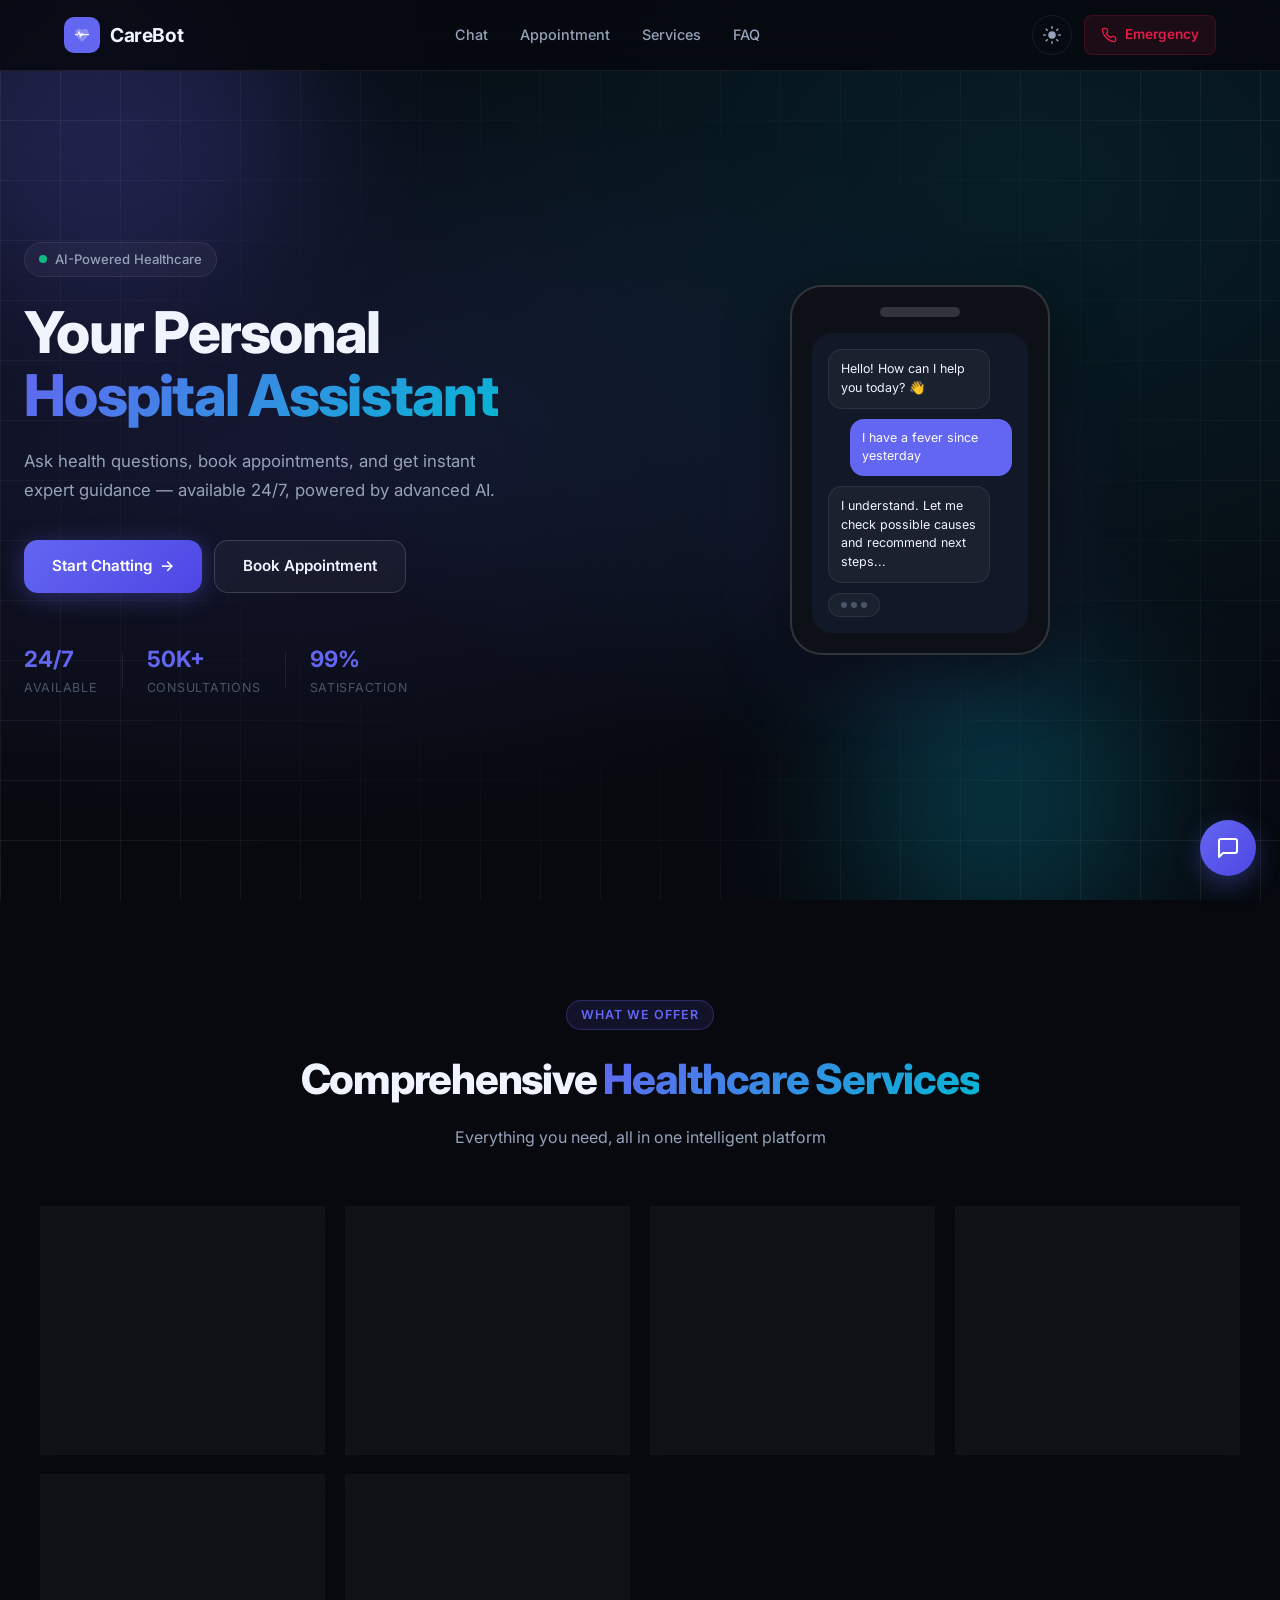
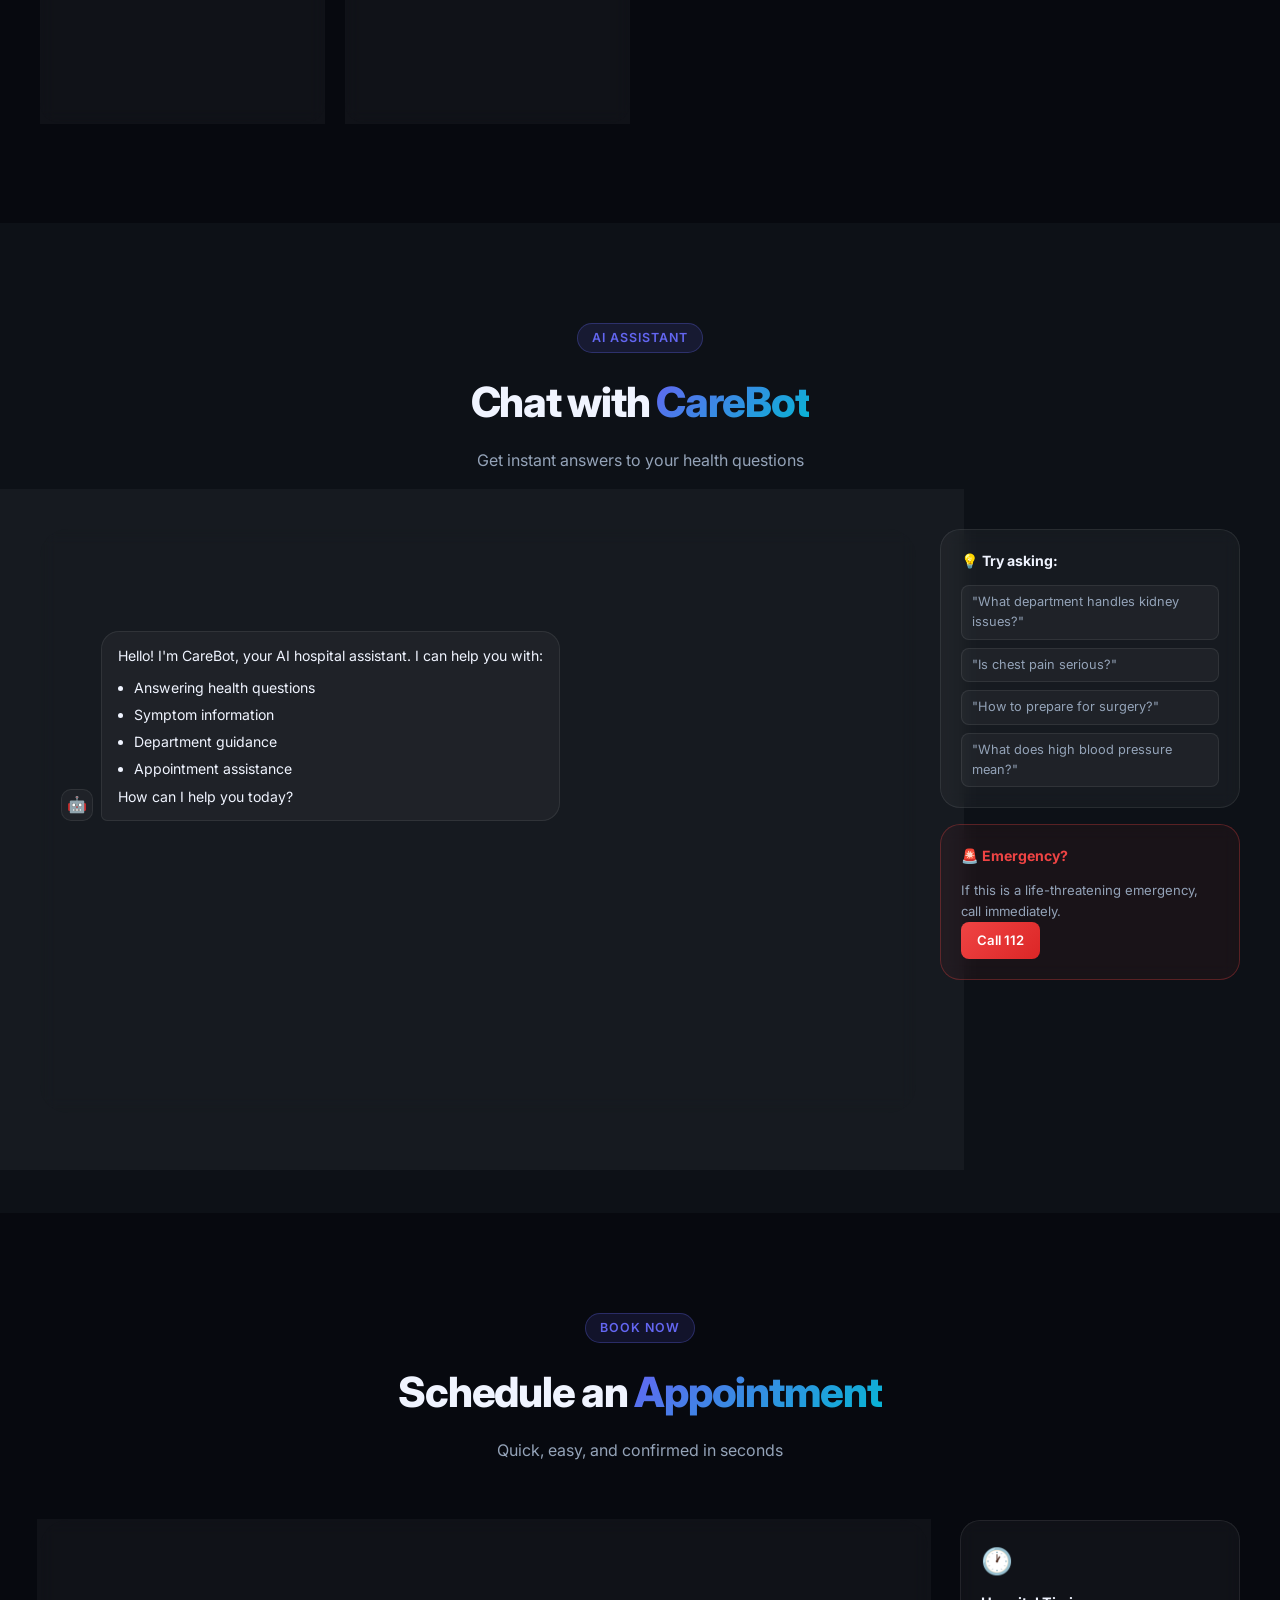
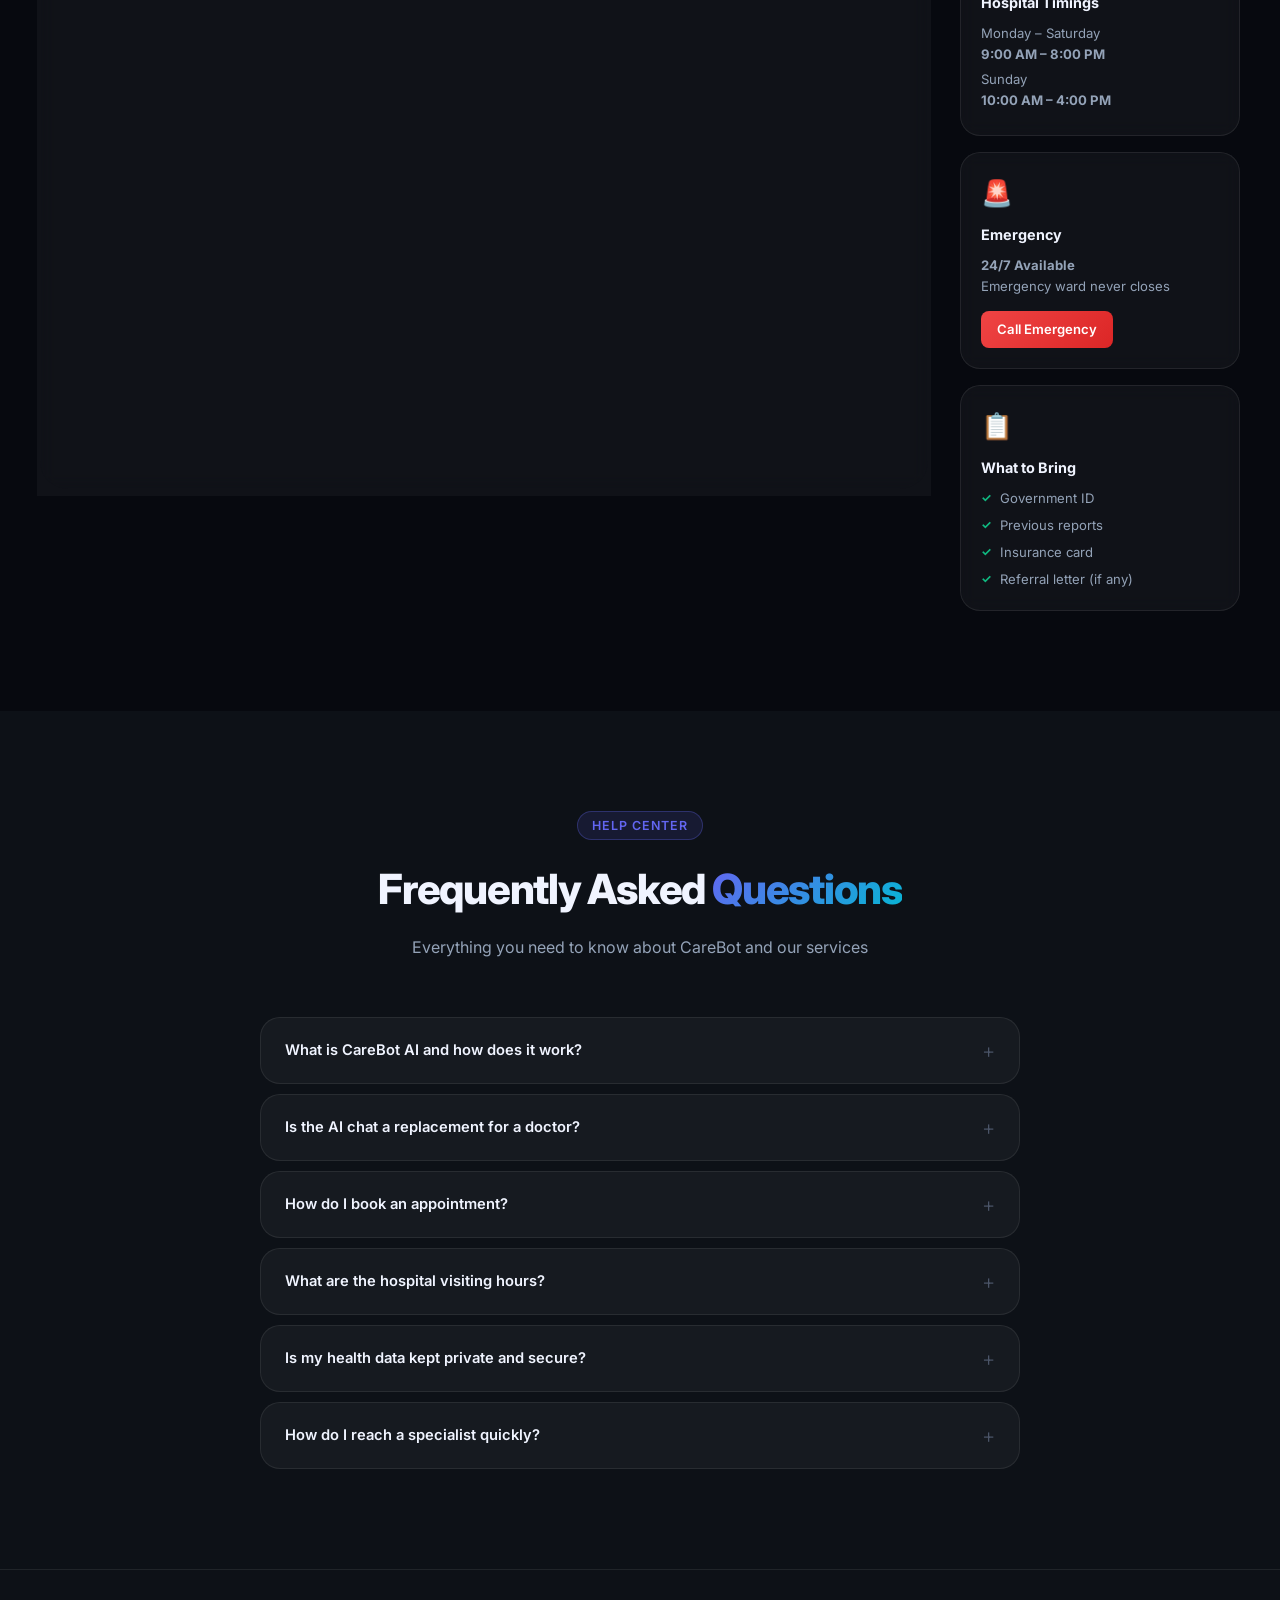
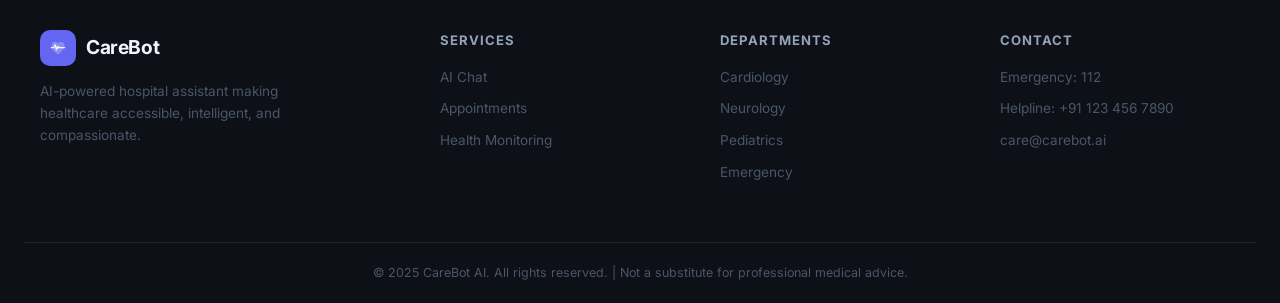
<file: index.html>
<!DOCTYPE html>
<html lang="en" data-theme="dark">
<head>
  <meta charset="UTF-8" />
  <meta name="viewport" content="width=device-width, initial-scale=1.0" />
  <title>CareBot – AI Hospital Assistant</title>
  <meta name="description" content="CareBot is your AI-powered hospital assistant. Ask health questions, book appointments, and get instant answers 24/7." />
  <!-- Favicon – SVG (all modern browsers) -->
  <link rel="icon" type="image/svg+xml" href="favicon.svg?v=3" />
  <!-- Fallback for older browsers -->
  <link rel="alternate icon" href="favicon.svg?v=3" />
  <!-- Apple Touch Icon -->
  <link rel="apple-touch-icon" href="favicon.svg?v=3" />
  <!-- Browser chrome / tab color -->
  <meta name="theme-color" content="#0d1117" media="(prefers-color-scheme: dark)" />
  <meta name="theme-color" content="#f8faff" media="(prefers-color-scheme: light)" />
  <link rel="preconnect" href="https://fonts.googleapis.com" />
  <link rel="preconnect" href="https://fonts.gstatic.com" crossorigin />
  <link href="https://fonts.googleapis.com/css2?family=Inter:wght@300;400;500;600;700;800&display=swap" rel="stylesheet" />
  <link rel="stylesheet" href="style.css" />
</head>
<body>

  <!-- ───────────── HEADER ───────────── -->
  <header class="header" id="top">
    <div class="header-inner">
      <div class="logo">
        <div class="logo-icon">
          <svg viewBox="0 0 24 24" fill="none" xmlns="http://www.w3.org/2000/svg">
            <!-- Heart outline -->
            <path d="M12 20C12 20 4 14.5 4 9C4 6.5 6 4.5 8.5 4.5C10 4.5 11.2 5.3 12 6.5C12.8 5.3 14 4.5 15.5 4.5C18 4.5 20 6.5 20 9C20 14.5 12 20 12 20Z" fill="currentColor" opacity="0.25" stroke="currentColor" stroke-width="0"/>
            <!-- ECG pulse line across heart -->
            <path d="M4 11.5 L7 11.5 L8.5 8 L10 14.5 L11 10 L12 12.5 L13 10.5 L14 11.5 L20 11.5" stroke="white" stroke-width="1.4" stroke-linecap="round" stroke-linejoin="round" fill="none" opacity="0.9"/>
          </svg>
        </div>
        <span class="logo-text">CareBot</span>
      </div>

      <nav class="nav">
        <a href="#chat" class="nav-link">Chat</a>
        <a href="#appointment" class="nav-link">Appointment</a>
        <a href="#services" class="nav-link">Services</a>
        <a href="#faq" class="nav-link">FAQ</a>
      </nav>

      <div class="header-actions">
        <button class="theme-toggle" id="themeToggle" aria-label="Toggle theme" title="Toggle dark/light mode">
          <span class="theme-icon sun">
            <svg viewBox="0 0 24 24" fill="none"><circle cx="12" cy="12" r="5" fill="currentColor"/><path d="M12 1v2M12 21v2M4.22 4.22l1.42 1.42M18.36 18.36l1.42 1.42M1 12h2M21 12h2M4.22 19.78l1.42-1.42M18.36 5.64l1.42-1.42" stroke="currentColor" stroke-width="2" stroke-linecap="round"/></svg>
          </span>
          <span class="theme-icon moon">
            <svg viewBox="0 0 24 24" fill="none"><path d="M21 12.79A9 9 0 1111.21 3 7 7 0 0021 12.79z" fill="currentColor"/></svg>
          </span>
        </button>
        <a href="tel:112" class="btn-emergency">
          <svg viewBox="0 0 24 24" fill="none" stroke="currentColor" stroke-width="2" stroke-linecap="round" stroke-linejoin="round"><path d="M22 16.92v3a2 2 0 0 1-2.18 2 19.79 19.79 0 0 1-8.63-3.07 19.5 19.5 0 0 1-6-6 19.79 19.79 0 0 1-3.07-8.67A2 2 0 0 1 4.11 2h3a2 2 0 0 1 2 1.72 12.84 12.84 0 0 0 .7 2.81 2 2 0 0 1-.45 2.11L8.09 9.91a16 16 0 0 0 6 6l1.27-1.27a2 2 0 0 1 2.11-.45 12.84 12.84 0 0 0 2.81.7A2 2 0 0 1 22 16.92z"></path></svg>
          Emergency
        </a>
      </div>

      <button class="menu-toggle" id="menuToggle" aria-label="Toggle menu">
        <span></span><span></span><span></span>
      </button>
    </div>

    <!-- Mobile nav -->
    <div class="mobile-nav" id="mobileNav">
      <a href="#chat" class="nav-link" onclick="closeMobileNav()">Chat</a>
      <a href="#appointment" class="nav-link" onclick="closeMobileNav()">Appointment</a>
      <a href="#services" class="nav-link" onclick="closeMobileNav()">Services</a>
      <a href="#faq" class="nav-link" onclick="closeMobileNav()">FAQ</a>
    </div>
  </header>

  <!-- ───────────── HERO ───────────── -->
  <section class="hero" id="hero">
    <div class="hero-bg">
      <div class="orb orb-1"></div>
      <div class="orb orb-2"></div>
      <div class="orb orb-3"></div>
      <div class="grid-overlay"></div>
    </div>
    <div class="hero-content">
      <div class="hero-badge">
        <span class="pulse-dot"></span>
        AI-Powered Healthcare
      </div>
      <h1 class="hero-title">Your Personal<br /><span class="gradient-text">Hospital Assistant</span></h1>
      <p class="hero-subtitle">Ask health questions, book appointments, and get instant expert guidance — available 24/7, powered by advanced AI.</p>
      <div class="hero-cta">
        <a href="#chat" class="btn-primary">Start Chatting <span class="arrow">→</span></a>
        <a href="#appointment" class="btn-outline">Book Appointment</a>
      </div>
      <div class="hero-stats">
        <div class="stat"><span class="stat-num">24/7</span><span class="stat-label">Available</span></div>
        <div class="stat-divider"></div>
        <div class="stat"><span class="stat-num">50K+</span><span class="stat-label">Consultations</span></div>
        <div class="stat-divider"></div>
        <div class="stat"><span class="stat-num">99%</span><span class="stat-label">Satisfaction</span></div>
      </div>
    </div>
    <div class="hero-visual">
      <div class="phone-mockup">
        <div class="phone-screen">
          <div class="mock-chat">
            <div class="mock-msg bot">Hello! How can I help you today? 👋</div>
            <div class="mock-msg user">I have a fever since yesterday</div>
            <div class="mock-msg bot">I understand. Let me check possible causes and recommend next steps...</div>
            <div class="mock-typing"><span></span><span></span><span></span></div>
          </div>
        </div>
      </div>
    </div>
  </section>

  <!-- ───────────── SERVICES ───────────── -->
  <section class="section" id="services">
    <div class="section-inner">
      <div class="section-header">
        <div class="section-tag">What We Offer</div>
        <h2 class="section-title">Comprehensive <span class="gradient-text">Healthcare Services</span></h2>
        <p class="section-sub">Everything you need, all in one intelligent platform</p>
      </div>
      <div class="services-grid">
        <div class="service-card" data-delay="0">
          <div class="service-icon" style="--c:#6366f1">
            <svg viewBox="0 0 24 24" fill="none"><path d="M21 15a2 2 0 01-2 2H7l-4 4V5a2 2 0 012-2h14a2 2 0 012 2v10z" stroke="currentColor" stroke-width="2" stroke-linejoin="round"/></svg>
          </div>
          <h3>AI Chat Support</h3>
          <p>Instant answers to medical queries powered by intelligent AI that understands symptoms and conditions.</p>
        </div>
        <div class="service-card" data-delay="100">
          <div class="service-icon" style="--c:#06b6d4">
            <svg viewBox="0 0 24 24" fill="none"><rect x="3" y="4" width="18" height="18" rx="2" stroke="currentColor" stroke-width="2"/><path d="M16 2v4M8 2v4M3 10h18M8 14h.01M12 14h.01M16 14h.01M8 18h.01M12 18h.01M16 18h.01" stroke="currentColor" stroke-width="2" stroke-linecap="round"/></svg>
          </div>
          <h3>Easy Scheduling</h3>
          <p>Book appointments across all departments in seconds. Get automated reminders and confirmation.</p>
        </div>
        <div class="service-card" data-delay="200">
          <div class="service-icon" style="--c:#10b981">
            <svg viewBox="0 0 24 24" fill="none"><path d="M22 12h-4l-3 9L9 3l-3 9H2" stroke="currentColor" stroke-width="2" stroke-linecap="round" stroke-linejoin="round"/></svg>
          </div>
          <h3>Health Monitoring</h3>
          <p>Track your health metrics, keep records, and receive personalized wellness recommendations.</p>
        </div>
        <div class="service-card" data-delay="300">
          <div class="service-icon" style="--c:#f59e0b">
            <svg viewBox="0 0 24 24" fill="none"><path d="M12 22s8-4 8-10V5l-8-3-8 3v7c0 6 8 10 8 10z" stroke="currentColor" stroke-width="2" stroke-linejoin="round"/></svg>
          </div>
          <h3>Emergency Support</h3>
          <p>Round-the-clock emergency guidance with instant connection to on-duty medical professionals.</p>
        </div>
        <div class="service-card" data-delay="400">
          <div class="service-icon" style="--c:#ec4899">
            <svg viewBox="0 0 24 24" fill="none"><path d="M17 21v-2a4 4 0 00-4-4H5a4 4 0 00-4 4v2M9 11a4 4 0 100-8 4 4 0 000 8zM23 21v-2a4 4 0 00-3-3.87M16 3.13a4 4 0 010 7.75" stroke="currentColor" stroke-width="2" stroke-linecap="round"/></svg>
          </div>
          <h3>Specialist Connect</h3>
          <p>Direct access to specialists across 20+ departments including cardiology, neurology, and more.</p>
        </div>
        <div class="service-card" data-delay="500">
          <div class="service-icon" style="--c:#8b5cf6">
            <svg viewBox="0 0 24 24" fill="none"><path d="M9 12h6M9 16h6M17 3H7a2 2 0 00-2 2v16l3-3 2 2 2-2 2 2 3 3V5a2 2 0 00-2-2z" stroke="currentColor" stroke-width="2" stroke-linecap="round" stroke-linejoin="round"/></svg>
          </div>
          <h3>Digital Prescriptions</h3>
          <p>Receive, store, and share prescriptions digitally. Never lose an important medical document again.</p>
        </div>
      </div>
    </div>
  </section>

  <!-- ───────────── CHAT ───────────── -->
  <section class="section section-alt" id="chat">
    <div class="section-inner">
      <div class="section-header">
        <div class="section-tag">AI Assistant</div>
        <h2 class="section-title">Chat with <span class="gradient-text">CareBot</span></h2>
        <p class="section-sub">Get instant answers to your health questions</p>
      </div>
      <div class="chat-wrapper">
        <div class="chat-container">
          <div class="chat-header">
            <div class="bot-avatar">
              <svg viewBox="0 0 24 24" fill="none"><circle cx="12" cy="12" r="10" fill="currentColor" opacity="0.2"/><path d="M12 8v4l3 3" stroke="currentColor" stroke-width="2" stroke-linecap="round"/><circle cx="12" cy="12" r="3" fill="currentColor"/></svg>
            </div>
            <div>
              <div class="bot-name">CareBot AI</div>
              <div class="bot-status"><span class="status-dot"></span> Online & ready to help</div>
            </div>
            <button class="clear-chat" id="clearChat" title="Clear chat">
              <svg viewBox="0 0 24 24" fill="none"><path d="M3 6h18M8 6V4h8v2M19 6l-1 14H6L5 6" stroke="currentColor" stroke-width="2" stroke-linecap="round" stroke-linejoin="round"/></svg>
            </button>
          </div>

          <div class="messages" id="messages">
            <div class="msg-bot msg">
              <div class="msg-avatar">🤖</div>
              <div class="msg-bubble">
                Hello! I'm CareBot, your AI hospital assistant. I can help you with:
                <ul>
                  <li>Answering health questions</li>
                  <li>Symptom information</li>
                  <li>Department guidance</li>
                  <li>Appointment assistance</li>
                </ul>
                How can I help you today?
              </div>
            </div>
          </div>

          <div class="quick-replies" id="quickReplies">
            <button class="quick-btn" onclick="quickSend('I have a headache')">🤕 Headache</button>
            <button class="quick-btn" onclick="quickSend('Book an appointment')">📅 Book Appointment</button>
            <button class="quick-btn" onclick="quickSend('What are the hospital timings?')">🕐 Timings</button>
            <button class="quick-btn" onclick="quickSend('Emergency contact')">🚨 Emergency</button>
          </div>

          <div class="input-area">
            <input
              id="chatInput"
              type="text"
              placeholder="Type your health question..."
              autocomplete="off"
              onkeydown="if(event.key==='Enter') sendMessage()"
            />
            <button class="send-btn" id="sendBtn" onclick="sendMessage()" aria-label="Send message">
              <svg viewBox="0 0 24 24" fill="none"><path d="M22 2L11 13M22 2L15 22l-4-9-9-4 20-7z" stroke="currentColor" stroke-width="2" stroke-linecap="round" stroke-linejoin="round"/></svg>
            </button>
          </div>
        </div>

        <div class="chat-sidebar">
          <div class="sidebar-card">
            <h4>💡 Try asking:</h4>
            <ul>
              <li>"What department handles kidney issues?"</li>
              <li>"Is chest pain serious?"</li>
              <li>"How to prepare for surgery?"</li>
              <li>"What does high blood pressure mean?"</li>
            </ul>
          </div>
          <div class="sidebar-card emergency-card">
            <h4>🚨 Emergency?</h4>
            <p>If this is a life-threatening emergency, call immediately.</p>
            <a href="tel:112" class="btn-emergency-card">Call 112</a>
          </div>
        </div>
      </div>
    </div>
  </section>

  <!-- ───────────── APPOINTMENT ───────────── -->
  <section class="section" id="appointment">
    <div class="section-inner">
      <div class="section-header">
        <div class="section-tag">Book Now</div>
        <h2 class="section-title">Schedule an <span class="gradient-text">Appointment</span></h2>
        <p class="section-sub">Quick, easy, and confirmed in seconds</p>
      </div>
      <div class="appointment-wrapper">
        <form class="appointment-form" id="appointmentForm" onsubmit="bookAppointment(event)">
          <div class="form-grid">
            <div class="form-group">
              <label for="patName">Full Name <span class="required">*</span></label>
              <input id="patName" type="text" placeholder="John Doe" required />
            </div>
            <div class="form-group">
              <label for="patAge">Age <span class="required">*</span></label>
              <input id="patAge" type="number" placeholder="25" min="1" max="120" required />
            </div>
            <div class="form-group">
              <label for="patPhone">Phone Number</label>
              <input id="patPhone" type="tel" placeholder="+91 98765 43210" />
            </div>
            <div class="form-group">
              <label for="patEmail">Email Address</label>
              <input id="patEmail" type="email" placeholder="john@example.com" />
            </div>
            <div class="form-group">
              <label for="patDept">Department <span class="required">*</span></label>
              <select id="patDept" required>
                <option value="" disabled selected>Select Department</option>
                <option value="cardiology">🫀 Cardiology</option>
                <option value="neurology">🧠 Neurology</option>
                <option value="general">🩺 General Medicine</option>
                <option value="orthopedics">🦴 Orthopedics</option>
                <option value="pediatrics">👶 Pediatrics</option>
                <option value="dermatology">🧬 Dermatology</option>
                <option value="gynecology">🌸 Gynecology</option>
                <option value="ophthalmology">👁 Ophthalmology</option>
                <option value="oncology">🔬 Oncology</option>
                <option value="ent">👂 ENT</option>
              </select>
            </div>
            <div class="form-group">
              <label for="patDate">Preferred Date <span class="required">*</span></label>
              <input id="patDate" type="date" required />
            </div>
            <div class="form-group">
              <label for="patTime">Preferred Time</label>
              <select id="patTime">
                <option value="">Any time</option>
                <option value="09:00">09:00 AM</option>
                <option value="10:00">10:00 AM</option>
                <option value="11:00">11:00 AM</option>
                <option value="12:00">12:00 PM</option>
                <option value="14:00">02:00 PM</option>
                <option value="15:00">03:00 PM</option>
                <option value="16:00">04:00 PM</option>
                <option value="17:00">05:00 PM</option>
              </select>
            </div>
            <div class="form-group form-full">
              <label for="patNotes">Additional Notes</label>
              <textarea id="patNotes" placeholder="Briefly describe your symptoms or reason for visit..." rows="3"></textarea>
            </div>
          </div>
          <button type="submit" class="btn-primary btn-block" id="bookBtn">
            <span id="bookBtnText">Confirm Appointment</span>
            <span id="bookBtnLoading" style="display:none">Booking... ⏳</span>
          </button>
        </form>

        <div class="appointment-info">
          <div class="info-card">
            <div class="info-icon">🕐</div>
            <h4>Hospital Timings</h4>
            <p>Monday – Saturday<br /><strong>9:00 AM – 8:00 PM</strong></p>
            <p>Sunday<br /><strong>10:00 AM – 4:00 PM</strong></p>
          </div>
          <div class="info-card">
            <div class="info-icon">🚨</div>
            <h4>Emergency</h4>
            <p><strong>24/7 Available</strong><br />Emergency ward never closes</p>
            <a href="tel:112" class="btn-emergency-card" style="margin-top:10px;display:inline-block">Call Emergency</a>
          </div>
          <div class="info-card">
            <div class="info-icon">📋</div>
            <h4>What to Bring</h4>
            <ul class="bring-list">
              <li>Government ID</li>
              <li>Previous reports</li>
              <li>Insurance card</li>
              <li>Referral letter (if any)</li>
            </ul>
          </div>
        </div>
      </div>
    </div>
  </section>

  <!-- ───────────── FAQ ───────────── -->
  <section class="section section-alt" id="faq">
    <div class="section-inner">
      <div class="section-header">
        <div class="section-tag">Help Center</div>
        <h2 class="section-title">Frequently Asked <span class="gradient-text">Questions</span></h2>
        <p class="section-sub">Everything you need to know about CareBot and our services</p>
      </div>
      <div class="faq-list" id="faqList">
        <div class="faq-item">
          <button class="faq-question" onclick="toggleFaq(this)">
            What is CareBot AI and how does it work?
            <span class="faq-icon">+</span>
          </button>
          <div class="faq-answer">
            <p>CareBot is an AI-powered hospital assistant that uses advanced natural language processing to understand your health queries and provide relevant guidance. It's connected to a comprehensive medical knowledge base and can help with symptoms, department routing, and appointment booking.</p>
          </div>
        </div>
        <div class="faq-item">
          <button class="faq-question" onclick="toggleFaq(this)">
            Is the AI chat a replacement for a doctor?
            <span class="faq-icon">+</span>
          </button>
          <div class="faq-answer">
            <p>No. CareBot is an informational assistant and should not be used as a substitute for professional medical advice, diagnosis, or treatment. Always consult a qualified healthcare provider for medical decisions. CareBot helps guide you to the right resources and department.</p>
          </div>
        </div>
        <div class="faq-item">
          <button class="faq-question" onclick="toggleFaq(this)">
            How do I book an appointment?
            <span class="faq-icon">+</span>
          </button>
          <div class="faq-answer">
            <p>Scroll to the Appointment section, fill in your name, age, and preferred department and date. Click "Confirm Appointment" – you'll receive a confirmation via email or phone. You can also ask CareBot in the chat to guide you through the process.</p>
          </div>
        </div>
        <div class="faq-item">
          <button class="faq-question" onclick="toggleFaq(this)">
            What are the hospital visiting hours?
            <span class="faq-icon">+</span>
          </button>
          <div class="faq-answer">
            <p>Regular OPD hours are Monday–Saturday 9:00 AM to 8:00 PM, and Sunday 10:00 AM to 4:00 PM. The Emergency department operates 24/7, 365 days a year. ICU and ward visiting hours may differ — check with the reception desk.</p>
          </div>
        </div>
        <div class="faq-item">
          <button class="faq-question" onclick="toggleFaq(this)">
            Is my health data kept private and secure?
            <span class="faq-icon">+</span>
          </button>
          <div class="faq-answer">
            <p>Absolutely. All conversations are encrypted end-to-end and we comply with HIPAA and local healthcare data regulations. Your personal information is never shared with third parties without your explicit consent.</p>
          </div>
        </div>
        <div class="faq-item">
          <button class="faq-question" onclick="toggleFaq(this)">
            How do I reach a specialist quickly?
            <span class="faq-icon">+</span>
          </button>
          <div class="faq-answer">
            <p>Use the chat to describe your symptoms and CareBot will recommend the right department. You can then book an appointment directly with the specialist through the appointment form, or call our front desk for urgent cases.</p>
          </div>
        </div>
      </div>
    </div>
  </section>

  <!-- ───────────── FOOTER ───────────── -->
  <footer class="footer">
    <div class="footer-inner">
      <div class="footer-brand">
        <div class="logo">
          <div class="logo-icon">
            <svg viewBox="0 0 24 24" fill="none">
              <path d="M12 20C12 20 4 14.5 4 9C4 6.5 6 4.5 8.5 4.5C10 4.5 11.2 5.3 12 6.5C12.8 5.3 14 4.5 15.5 4.5C18 4.5 20 6.5 20 9C20 14.5 12 20 12 20Z" fill="currentColor" opacity="0.25"/>
              <path d="M4 11.5 L7 11.5 L8.5 8 L10 14.5 L11 10 L12 12.5 L13 10.5 L14 11.5 L20 11.5" stroke="white" stroke-width="1.4" stroke-linecap="round" stroke-linejoin="round" fill="none" opacity="0.9"/>
            </svg>
          </div>
          <span class="logo-text">CareBot</span>
        </div>
        <p>AI-powered hospital assistant making healthcare accessible, intelligent, and compassionate.</p>
      </div>
      <div class="footer-links">
        <div class="footer-col">
          <h5>Services</h5>
          <a href="#chat">AI Chat</a>
          <a href="#appointment">Appointments</a>
          <a href="#services">Health Monitoring</a>
        </div>
        <div class="footer-col">
          <h5>Departments</h5>
          <a href="#">Cardiology</a>
          <a href="#">Neurology</a>
          <a href="#">Pediatrics</a>
          <a href="#">Emergency</a>
        </div>
        <div class="footer-col">
          <h5>Contact</h5>
          <a href="tel:112">Emergency: 112</a>
          <a href="tel:+911234567890">Helpline: +91 123 456 7890</a>
          <a href="mailto:care@carebot.ai">care@carebot.ai</a>
        </div>
      </div>
    </div>
    <div class="footer-bottom">
      <p>© 2025 CareBot AI. All rights reserved. | Not a substitute for professional medical advice.</p>
    </div>
  </footer>

  <!-- ───────────── TOAST ───────────── -->
  <div class="toast" id="toast"></div>

  <!-- ───────────── FLOATING BOT ───────────── -->
  <a href="#chat" class="floating-bot" title="Chat with CareBot" aria-label="Open Chat">
    <svg viewBox="0 0 24 24" fill="none" stroke="currentColor" stroke-width="2" stroke-linecap="round" stroke-linejoin="round">
      <path d="M21 15a2 2 0 0 1-2 2H7l-4 4V5a2 2 0 0 1 2-2h14a2 2 0 0 1 2 2z"></path>
    </svg>
    <span class="pulse-ring"></span>
  </a>

  <!-- ───────────── SUCCESS MODAL ───────────── -->
  <div class="modal-overlay" id="modalOverlay" onclick="closeModal()">
    <div class="modal" onclick="event.stopPropagation()">
      <div class="modal-icon">✅</div>
      <h3>Appointment Booked!</h3>
      <p id="modalMsg">Your appointment has been confirmed. You'll receive a confirmation shortly.</p>
      <button class="btn-primary" onclick="closeModal()">Done</button>
    </div>
  </div>

  <script src="app.js"></script>
</body>
</html>
</file>
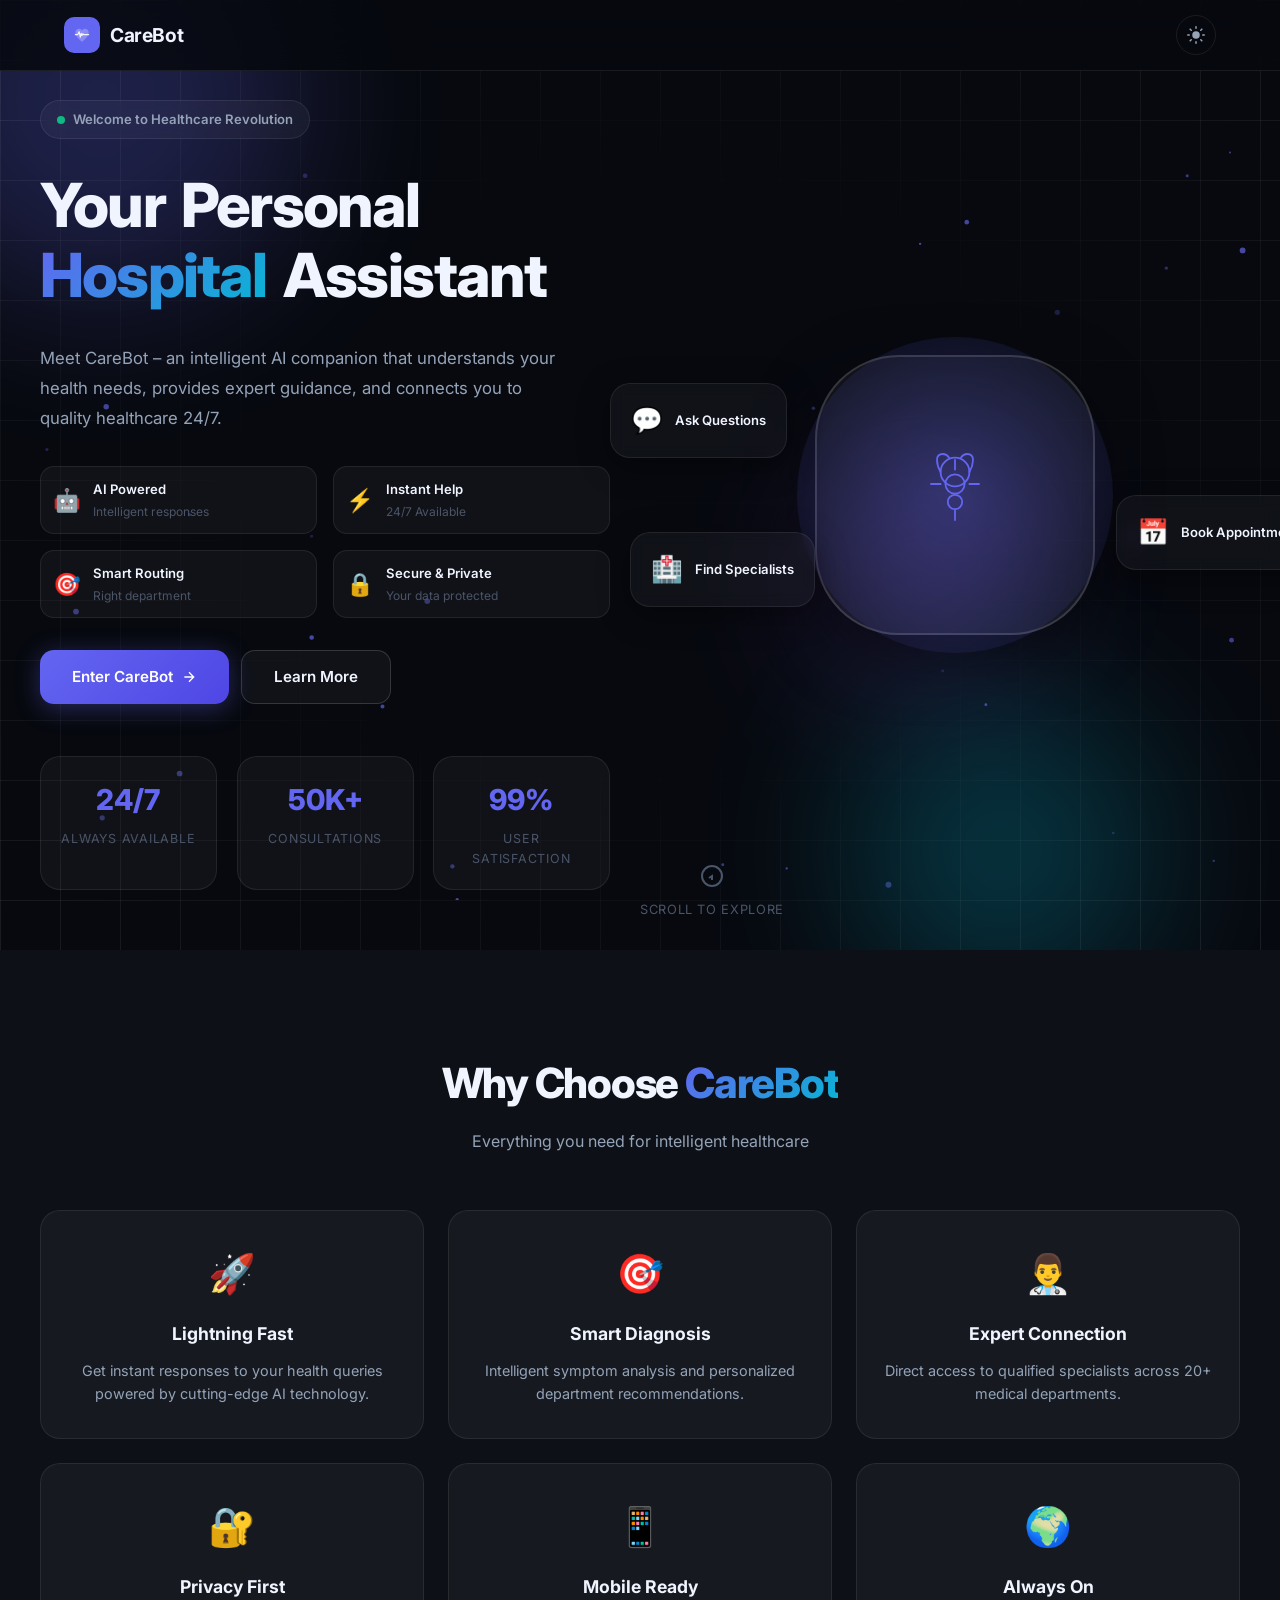
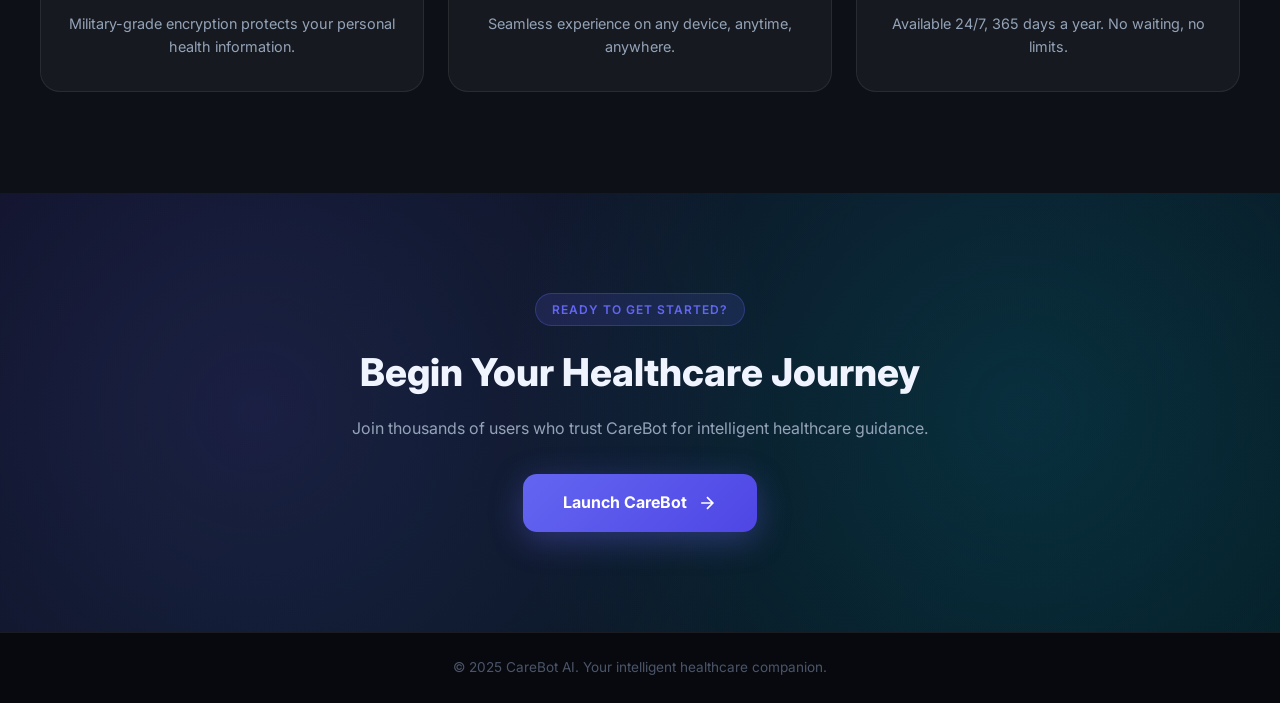
<file: welcome.html>
<!DOCTYPE html>
<html lang="en" data-theme="dark">
<head>
  <meta charset="UTF-8" />
  <meta name="viewport" content="width=device-width, initial-scale=1.0" />
  <title>Welcome to CareBot – Your AI Hospital Assistant</title>
  <meta name="description" content="Welcome to CareBot. Your intelligent healthcare companion available 24/7." />
  <link rel="icon" type="image/svg+xml" href="favicon.svg?v=3" />
  <link rel="apple-touch-icon" href="favicon.svg?v=3" />
  <meta name="theme-color" content="#0d1117" media="(prefers-color-scheme: dark)" />
  <meta name="theme-color" content="#f8faff" media="(prefers-color-scheme: light)" />
  <link rel="preconnect" href="https://fonts.googleapis.com" />
  <link rel="preconnect" href="https://fonts.gstatic.com" crossorigin />
  <link href="https://fonts.googleapis.com/css2?family=Inter:wght@300;400;500;600;700;800&display=swap" rel="stylesheet" />
  <link rel="stylesheet" href="welcome.css" />
</head>
<body>

  <!-- ─── HEADER ─── -->
  <header class="welcome-header">
    <div class="header-inner">
      <a href="#" class="logo">
        <div class="logo-icon">
          <svg viewBox="0 0 24 24" fill="none" xmlns="http://www.w3.org/2000/svg">
            <path d="M12 20C12 20 4 14.5 4 9C4 6.5 6 4.5 8.5 4.5C10 4.5 11.2 5.3 12 6.5C12.8 5.3 14 4.5 15.5 4.5C18 4.5 20 6.5 20 9C20 14.5 12 20 12 20Z" fill="currentColor" opacity="0.25" stroke="currentColor" stroke-width="0"/>
            <path d="M4 11.5 L7 11.5 L8.5 8 L10 14.5 L11 10 L12 12.5 L13 10.5 L14 11.5 L20 11.5" stroke="white" stroke-width="1.4" stroke-linecap="round" stroke-linejoin="round" fill="none" opacity="0.9"/>
          </svg>
        </div>
        <span class="logo-text">CareBot</span>
      </a>

      <button class="theme-toggle" id="themeToggle" aria-label="Toggle theme">
        <span class="theme-icon sun">
          <svg viewBox="0 0 24 24" fill="none"><circle cx="12" cy="12" r="5" fill="currentColor"/><path d="M12 1v2M12 21v2M4.22 4.22l1.42 1.42M18.36 18.36l1.42 1.42M1 12h2M21 12h2M4.22 19.78l1.42-1.42M18.36 5.64l1.42-1.42" stroke="currentColor" stroke-width="2" stroke-linecap="round"/></svg>
        </span>
        <span class="theme-icon moon">
          <svg viewBox="0 0 24 24" fill="none"><path d="M21 12.79A9 9 0 1111.21 3 7 7 0 0021 12.79z" fill="currentColor"/></svg>
        </span>
      </button>
    </div>
  </header>

  <!-- ─── ANIMATED BACKGROUND ─── -->
  <div class="welcome-container">
    <div class="animated-bg">
      <div class="orb orb-1"></div>
      <div class="orb orb-2"></div>
      <div class="orb orb-3"></div>
      <div class="grid-overlay"></div>
      <canvas id="particleCanvas"></canvas>
    </div>

    <!-- ─── WELCOME HERO ─── -->
    <section class="welcome-hero">
      <div class="hero-content">
        <div class="hero-badge">
          <span class="pulse-dot"></span>
          <span>Welcome to Healthcare Revolution</span>
        </div>

        <h1 class="hero-title">
          <span class="word" style="--delay: 0">Your</span>
          <span class="word" style="--delay: 1">Personal</span>
          <span class="word" style="--delay: 2"><span class="gradient-text">Hospital</span></span>
          <span class="word" style="--delay: 3">Assistant</span>
        </h1>

        <p class="hero-subtitle">
          Meet CareBot – an intelligent AI companion that understands your health needs, provides expert guidance, and connects you to quality healthcare 24/7.
        </p>

        <div class="hero-features">
          <div class="feature" style="--delay: 0">
            <div class="feature-icon">🤖</div>
            <div class="feature-text">
              <h4>AI Powered</h4>
              <p>Intelligent responses</p>
            </div>
          </div>
          <div class="feature" style="--delay: 0.1">
            <div class="feature-icon">⚡</div>
            <div class="feature-text">
              <h4>Instant Help</h4>
              <p>24/7 Available</p>
            </div>
          </div>
          <div class="feature" style="--delay: 0.2">
            <div class="feature-icon">🎯</div>
            <div class="feature-text">
              <h4>Smart Routing</h4>
              <p>Right department</p>
            </div>
          </div>
          <div class="feature" style="--delay: 0.3">
            <div class="feature-icon">🔒</div>
            <div class="feature-text">
              <h4>Secure & Private</h4>
              <p>Your data protected</p>
            </div>
          </div>
        </div>

        <div class="hero-cta">
          <a href="index.html" class="btn-primary">
            <span class="btn-content">
              Enter CareBot
              <svg viewBox="0 0 24 24" fill="none" stroke="currentColor" stroke-width="2">
                <path d="M5 12h14M12 5l7 7-7 7"/>
              </svg>
            </span>
            <span class="btn-glow"></span>
          </a>
          <a href="#explore" class="btn-outline">
            <span>Learn More</span>
          </a>
        </div>

        <div class="hero-stats">
          <div class="stat-card" style="--delay: 0">
            <div class="stat-value">24/7</div>
            <div class="stat-label">Always Available</div>
          </div>
          <div class="stat-card" style="--delay: 0.1">
            <div class="stat-value">50K+</div>
            <div class="stat-label">Consultations</div>
          </div>
          <div class="stat-card" style="--delay: 0.2">
            <div class="stat-value">99%</div>
            <div class="stat-label">User Satisfaction</div>
          </div>
        </div>
      </div>

      <div class="hero-visual">
        <div class="ai-avatar">
          <div class="avatar-glow"></div>
          <div class="avatar-inner">
            <svg viewBox="0 0 100 100" xmlns="http://www.w3.org/2000/svg">
              <!-- Brain icon -->
              <circle cx="50" cy="40" r="12" fill="none" stroke="currentColor" stroke-width="1.5"/>
              <path d="M38 40 Q35 35 35 30 Q35 25 40 25 Q43 25 45 28" fill="none" stroke="currentColor" stroke-width="1.5" stroke-linecap="round"/>
              <path d="M62 40 Q65 35 65 30 Q65 25 60 25 Q57 25 55 28" fill="none" stroke="currentColor" stroke-width="1.5" stroke-linecap="round"/>
              <circle cx="50" cy="50" r="8" fill="none" stroke="currentColor" stroke-width="1.5"/>
              <circle cx="50" cy="65" r="6" fill="none" stroke="currentColor" stroke-width="1.5"/>
              <path d="M38 50 L30 50 M62 50 L70 50 M50 38 L50 30 M50 72 L50 80" stroke="currentColor" stroke-width="1.5" stroke-linecap="round"/>
            </svg>
          </div>
          <div class="avatar-scan"></div>
        </div>

        <div class="floating-cards">
          <div class="card card-1" style="--delay: 0">
            <div class="card-icon">💬</div>
            <div class="card-text">Ask Questions</div>
          </div>
          <div class="card card-2" style="--delay: 0.2">
            <div class="card-icon">📅</div>
            <div class="card-text">Book Appointment</div>
          </div>
          <div class="card card-3" style="--delay: 0.4">
            <div class="card-icon">🏥</div>
            <div class="card-text">Find Specialists</div>
          </div>
        </div>
      </div>
    </section>

    <!-- ─── SCROLL INDICATOR ─── -->
    <div class="scroll-indicator">
      <svg class="scroll-icon" viewBox="0 0 24 24" fill="none" stroke="currentColor" stroke-width="2">
        <circle cx="12" cy="12" r="10"/>
        <polyline points="12 16 12 12 9 14"/>
      </svg>
      <span>Scroll to explore</span>
    </div>
  </div>

  <!-- ─── FEATURES SECTION ─── -->
  <section class="features-section" id="explore">
    <div class="section-inner">
      <div class="section-header">
        <h2>Why Choose <span class="gradient-text">CareBot</span></h2>
        <p>Everything you need for intelligent healthcare</p>
      </div>

      <div class="features-grid">
        <div class="feature-card" style="--delay: 0">
          <div class="feature-card-icon">🚀</div>
          <h3>Lightning Fast</h3>
          <p>Get instant responses to your health queries powered by cutting-edge AI technology.</p>
        </div>
        <div class="feature-card" style="--delay: 0.1">
          <div class="feature-card-icon">🎯</div>
          <h3>Smart Diagnosis</h3>
          <p>Intelligent symptom analysis and personalized department recommendations.</p>
        </div>
        <div class="feature-card" style="--delay: 0.2">
          <div class="feature-card-icon">👨‍⚕️</div>
          <h3>Expert Connection</h3>
          <p>Direct access to qualified specialists across 20+ medical departments.</p>
        </div>
        <div class="feature-card" style="--delay: 0.3">
          <div class="feature-card-icon">🔐</div>
          <h3>Privacy First</h3>
          <p>Military-grade encryption protects your personal health information.</p>
        </div>
        <div class="feature-card" style="--delay: 0.4">
          <div class="feature-card-icon">📱</div>
          <h3>Mobile Ready</h3>
          <p>Seamless experience on any device, anytime, anywhere.</p>
        </div>
        <div class="feature-card" style="--delay: 0.5">
          <div class="feature-card-icon">🌍</div>
          <h3>Always On</h3>
          <p>Available 24/7, 365 days a year. No waiting, no limits.</p>
        </div>
      </div>
    </div>
  </section>

  <!-- ─── CTA SECTION ─── -->
  <section class="cta-section">
    <div class="cta-content">
      <div class="cta-badge">Ready to get started?</div>
      <h2>Begin Your Healthcare Journey</h2>
      <p>Join thousands of users who trust CareBot for intelligent healthcare guidance.</p>
      
      <div class="cta-buttons">
        <a href="index.html" class="btn-large">
          Launch CareBot
          <svg viewBox="0 0 24 24" fill="none" stroke="currentColor" stroke-width="2">
            <path d="M5 12h14M12 5l7 7-7 7"/>
          </svg>
        </a>
      </div>
    </div>
  </section>

  <!-- ─── FOOTER ─── -->
  <footer class="welcome-footer">
    <p>&copy; 2025 CareBot AI. Your intelligent healthcare companion.</p>
  </footer>

  <script src="welcome.js"></script>
</body>
</html>
</file>
<file: style.css>
/* ─── DESIGN TOKENS ─── */
:root {
  --transition: 0.3s ease;
  --radius-sm: 8px;
  --radius-md: 14px;
  --radius-lg: 20px;
  --radius-xl: 28px;

  /* Shared */
  --primary: #6366f1;
  --primary-glow: rgba(99,102,241,0.35);
  --accent: #06b6d4;
  --success: #10b981;
  --danger: #ef4444;
  --warning: #f59e0b;
}

/* ─── DARK THEME (default) ─── */
[data-theme="dark"] {
  --bg: #07090f;
  --bg-2: #0d1117;
  --bg-3: #111827;
  --surface: rgba(255,255,255,0.04);
  --surface-hover: rgba(255,255,255,0.07);
  --border: rgba(255,255,255,0.08);
  --border-strong: rgba(255,255,255,0.15);
  --text-primary: #f0f4ff;
  --text-secondary: #94a3b8;
  --text-muted: #4b5568;
  --header-bg: rgba(7,9,15,0.85);
  --card-bg: rgba(255,255,255,0.04);
  --card-bg-hover: rgba(255,255,255,0.07);
  --input-bg: rgba(255,255,255,0.05);
  --shadow: 0 8px 32px rgba(0,0,0,0.4);
  --shadow-lg: 0 20px 60px rgba(0,0,0,0.5);
  --gradient-hero: radial-gradient(ellipse at 20% 50%, rgba(99,102,241,0.15) 0%, transparent 60%),
                   radial-gradient(ellipse at 80% 20%, rgba(6,182,212,0.12) 0%, transparent 60%);
}

/* ─── LIGHT THEME ─── */
[data-theme="light"] {
  --bg: #f8faff;
  --bg-2: #f0f4ff;
  --bg-3: #e8eeff;
  --surface: rgba(255,255,255,0.85);
  --surface-hover: rgba(255,255,255,0.95);
  --border: rgba(99,102,241,0.12);
  --border-strong: rgba(99,102,241,0.25);
  --text-primary: #0f172a;
  --text-secondary: #475569;
  --text-muted: #94a3b8;
  --header-bg: rgba(248,250,255,0.9);
  --card-bg: rgba(255,255,255,0.9);
  --card-bg-hover: #ffffff;
  --input-bg: rgba(99,102,241,0.04);
  --shadow: 0 4px 20px rgba(99,102,241,0.1);
  --shadow-lg: 0 12px 48px rgba(99,102,241,0.15);
  --gradient-hero: radial-gradient(ellipse at 20% 50%, rgba(99,102,241,0.08) 0%, transparent 60%),
                   radial-gradient(ellipse at 80% 20%, rgba(6,182,212,0.07) 0%, transparent 60%);
}

/* ─── RESET & BASE ─── */
*, *::before, *::after { box-sizing: border-box; margin: 0; padding: 0; }

html { scroll-behavior: smooth; }

body {
  font-family: 'Inter', -apple-system, BlinkMacSystemFont, sans-serif;
  background: var(--bg);
  color: var(--text-primary);
  line-height: 1.6;
  transition: background var(--transition), color var(--transition);
  overflow-x: hidden;
}

/* ─── SCROLLBAR ─── */
::-webkit-scrollbar { width: 6px; }
::-webkit-scrollbar-track { background: transparent; }
::-webkit-scrollbar-thumb { background: var(--border-strong); border-radius: 999px; }

/* ─── HEADER ─── */
.header {
  position: fixed;
  top: 0; left: 0; right: 0;
  z-index: 100;
  background: var(--header-bg);
  backdrop-filter: blur(20px);
  -webkit-backdrop-filter: blur(20px);
  border-bottom: 1px solid var(--border);
  transition: background var(--transition);
}

.header-inner {
  max-width: 1200px;
  margin: 0 auto;
  padding: 0 24px;
  height: 70px;
  display: flex;
  align-items: center;
  gap: 32px;
}

/* ─── LOGO ─── */
.logo {
  display: flex;
  align-items: center;
  gap: 10px;
  text-decoration: none;
  color: var(--text-primary);
}

.logo-icon {
  width: 36px; height: 36px;
  background: var(--primary);
  border-radius: 10px;
  display: flex; align-items: center; justify-content: center;
  color: white;
}

.logo-icon svg { width: 20px; height: 20px; }

.logo-text {
  font-size: 1.2rem;
  font-weight: 700;
  letter-spacing: -0.02em;
}

/* ─── NAV ─── */
.nav {
  display: flex;
  align-items: center;
  gap: 4px;
  flex: 1;
  justify-content: center;
}

.nav-link {
  color: var(--text-secondary);
  text-decoration: none;
  font-size: 0.9rem;
  font-weight: 500;
  padding: 6px 14px;
  border-radius: var(--radius-sm);
  transition: all var(--transition);
}

.nav-link:hover {
  color: var(--text-primary);
  background: var(--surface);
}

/* ─── HEADER ACTIONS ─── */
.header-actions {
  display: flex;
  align-items: center;
  gap: 12px;
}

/* ─── THEME TOGGLE ─── */
.theme-toggle {
  background: transparent;
  border: 1px solid var(--border);
  border-radius: 50%;
  cursor: pointer;
  display: flex;
  align-items: center;
  justify-content: center;
  color: var(--text-secondary);
  transition: all var(--transition);
  position: relative;
  width: 40px;
  height: 40px;
}

.theme-toggle:hover {
  border-color: var(--border-strong);
  background: var(--surface-hover);
  color: var(--text-primary);
}

.theme-icon {
  position: absolute;
  display: flex;
  align-items: center;
  justify-content: center;
  transition: opacity var(--transition), transform var(--transition);
  width: 18px; height: 18px;
}

.theme-icon svg { width: 100%; height: 100%; }

[data-theme="dark"] .theme-icon.sun { opacity: 1; transform: rotate(0) scale(1); }
[data-theme="dark"] .theme-icon.moon { opacity: 0; transform: rotate(-90deg) scale(0); }
[data-theme="light"] .theme-icon.sun { opacity: 0; transform: rotate(90deg) scale(0); }
[data-theme="light"] .theme-icon.moon { opacity: 1; transform: rotate(0) scale(1); }

/* ─── EMERGENCY BUTTON ─── */
.btn-emergency {
  background: rgba(225, 29, 72, 0.1);
  color: #e11d48;
  border: 1px solid rgba(225, 29, 72, 0.2);
  padding: 8px 16px;
  border-radius: var(--radius-sm);
  font-size: 0.85rem;
  font-weight: 600;
  cursor: pointer;
  text-decoration: none;
  transition: all var(--transition);
  display: flex;
  align-items: center;
  gap: 8px;
}

.btn-emergency svg { width: 16px; height: 16px; }

.btn-emergency:hover {
  background: #e11d48;
  color: white;
  border-color: #e11d48;
  box-shadow: 0 4px 12px rgba(225, 29, 72, 0.25);
}

/* ─── MOBILE MENU ─── */
.menu-toggle {
  display: none;
  flex-direction: column;
  gap: 5px;
  background: none;
  border: none;
  cursor: pointer;
  padding: 4px;
  margin-left: auto;
}

.menu-toggle span {
  display: block;
  width: 22px; height: 2px;
  background: var(--text-primary);
  border-radius: 2px;
  transition: all var(--transition);
}

.mobile-nav {
  display: none;
  flex-direction: column;
  padding: 12px 24px 16px;
  border-top: 1px solid var(--border);
  gap: 4px;
  background: var(--header-bg);
}

.mobile-nav.open { display: flex; }

/* ─── HERO ─── */
.hero {
  min-height: 100vh;
  display: flex;
  align-items: center;
  padding: 100px 24px 60px;
  position: relative;
  overflow: hidden;
  background: var(--bg);
}

.hero-bg {
  position: absolute;
  inset: 0;
  pointer-events: none;
  background: var(--gradient-hero);
}

.orb {
  position: absolute;
  border-radius: 50%;
  filter: blur(80px);
  opacity: 0.25;
  animation: float 8s ease-in-out infinite;
}

.orb-1 {
  width: 400px; height: 400px;
  background: var(--primary);
  top: -100px; left: -100px;
  animation-delay: 0s;
}

.orb-2 {
  width: 300px; height: 300px;
  background: var(--accent);
  bottom: -50px; right: 10%;
  animation-delay: 2s;
}

.orb-3 {
  width: 200px; height: 200px;
  background: #8b5cf6;
  top: 50%; right: 20%;
  animation-delay: 4s;
}

[data-theme="light"] .orb { opacity: 0.12; }

.grid-overlay {
  position: absolute;
  inset: 0;
  background-image:
    linear-gradient(var(--border) 1px, transparent 1px),
    linear-gradient(90deg, var(--border) 1px, transparent 1px);
  background-size: 60px 60px;
  mask-image: radial-gradient(ellipse at center, transparent 40%, black);
  -webkit-mask-image: radial-gradient(ellipse at center, transparent 40%, black);
}

@keyframes float {
  0%, 100% { transform: translateY(0) scale(1); }
  50% { transform: translateY(-30px) scale(1.05); }
}

.hero-content {
  flex: 1;
  max-width: 560px;
  position: relative;
  z-index: 2;
}

.hero-badge {
  display: inline-flex;
  align-items: center;
  gap: 8px;
  background: var(--surface);
  border: 1px solid var(--border);
  padding: 6px 14px;
  border-radius: 999px;
  font-size: 0.82rem;
  font-weight: 500;
  color: var(--text-secondary);
  margin-bottom: 24px;
  backdrop-filter: blur(8px);
}

.pulse-dot {
  width: 8px; height: 8px;
  border-radius: 50%;
  background: var(--success);
  animation: pulse 2s ease-in-out infinite;
}

@keyframes pulse {
  0%, 100% { box-shadow: 0 0 0 0 rgba(16,185,129,0.5); }
  50% { box-shadow: 0 0 0 6px rgba(16,185,129,0); }
}

.hero-title {
  font-size: clamp(2.4rem, 5vw, 3.6rem);
  font-weight: 800;
  line-height: 1.1;
  letter-spacing: -0.03em;
  margin-bottom: 20px;
}

.gradient-text {
  background: linear-gradient(135deg, var(--primary), var(--accent));
  -webkit-background-clip: text;
  background-clip: text;
  -webkit-text-fill-color: transparent;
}

.hero-subtitle {
  font-size: 1.05rem;
  color: var(--text-secondary);
  max-width: 480px;
  margin-bottom: 36px;
  line-height: 1.7;
}

.hero-cta {
  display: flex;
  gap: 12px;
  flex-wrap: wrap;
  margin-bottom: 48px;
}

.btn-primary {
  background: linear-gradient(135deg, var(--primary), #4f46e5);
  color: white;
  border: none;
  padding: 13px 28px;
  border-radius: var(--radius-md);
  font-size: 0.95rem;
  font-weight: 600;
  cursor: pointer;
  text-decoration: none;
  display: inline-flex;
  align-items: center;
  gap: 8px;
  transition: all var(--transition);
  box-shadow: 0 4px 24px var(--primary-glow);
}

.btn-primary:hover {
  transform: translateY(-2px);
  box-shadow: 0 8px 32px var(--primary-glow);
}

.btn-primary .arrow {
  transition: transform var(--transition);
}

.btn-primary:hover .arrow { transform: translateX(4px); }

.btn-outline {
  background: var(--surface);
  color: var(--text-primary);
  border: 1px solid var(--border-strong);
  padding: 13px 28px;
  border-radius: var(--radius-md);
  font-size: 0.95rem;
  font-weight: 600;
  cursor: pointer;
  text-decoration: none;
  display: inline-flex;
  align-items: center;
  gap: 8px;
  transition: all var(--transition);
  backdrop-filter: blur(8px);
}

.btn-outline:hover {
  background: var(--surface-hover);
  transform: translateY(-2px);
  border-color: var(--primary);
}

.btn-block { width: 100%; justify-content: center; margin-top: 8px; }

.hero-stats {
  display: flex;
  align-items: center;
  gap: 24px;
}

.stat {
  display: flex;
  flex-direction: column;
  gap: 2px;
}

.stat-num {
  font-size: 1.4rem;
  font-weight: 700;
  color: var(--primary);
}

.stat-label {
  font-size: 0.78rem;
  color: var(--text-muted);
  text-transform: uppercase;
  letter-spacing: 0.06em;
}

.stat-divider {
  width: 1px; height: 36px;
  background: var(--border);
}

/* ─── HERO VISUAL (phone) ─── */
.hero-visual {
  flex: 1;
  display: flex;
  justify-content: center;
  align-items: center;
  position: relative;
  z-index: 2;
}

.phone-mockup {
  width: 260px;
  background: var(--bg-2);
  border: 2px solid var(--border-strong);
  border-radius: 32px;
  padding: 20px;
  box-shadow: var(--shadow-lg);
  position: relative;
  animation: float 6s ease-in-out infinite;
}

.phone-mockup::before {
  content: '';
  display: block;
  width: 80px; height: 10px;
  background: var(--border-strong);
  border-radius: 6px;
  margin: 0 auto 16px;
}

.phone-screen {
  background: var(--bg-3);
  border-radius: 20px;
  padding: 16px;
  min-height: 220px;
}

.mock-chat { display: flex; flex-direction: column; gap: 10px; }

.mock-msg {
  padding: 10px 12px;
  border-radius: 14px;
  font-size: 0.78rem;
  line-height: 1.5;
  max-width: 88%;
  animation: slideIn 0.4s ease both;
}

.mock-msg.bot {
  background: var(--surface);
  border: 1px solid var(--border);
  align-self: flex-start;
  color: var(--text-primary);
}

.mock-msg.user {
  background: var(--primary);
  color: white;
  align-self: flex-end;
}

.mock-typing {
  display: flex;
  gap: 4px;
  align-items: center;
  padding: 8px 12px;
  background: var(--surface);
  border: 1px solid var(--border);
  border-radius: 14px;
  width: fit-content;
}

.mock-typing span {
  width: 6px; height: 6px;
  background: var(--text-muted);
  border-radius: 50%;
  animation: typing 1.2s ease-in-out infinite;
}

.mock-typing span:nth-child(2) { animation-delay: 0.2s; }
.mock-typing span:nth-child(3) { animation-delay: 0.4s; }

@keyframes typing {
  0%, 80%, 100% { transform: translateY(0); opacity: 0.4; }
  40% { transform: translateY(-4px); opacity: 1; }
}

@keyframes slideIn {
  from { opacity: 0; transform: translateY(8px); }
  to { opacity: 1; transform: translateY(0); }
}

/* ─── SECTIONS ─── */
.section {
  padding: 100px 24px;
  background: var(--bg);
  transition: background var(--transition);
}

.section-alt {
  background: var(--bg-2);
}

.section-inner {
  max-width: 1200px;
  margin: 0 auto;
}

.section-header {
  text-align: center;
  margin-bottom: 56px;
}

.section-tag {
  display: inline-block;
  background: rgba(99,102,241,0.12);
  color: var(--primary);
  border: 1px solid rgba(99,102,241,0.3);
  padding: 4px 14px;
  border-radius: 999px;
  font-size: 0.78rem;
  font-weight: 600;
  text-transform: uppercase;
  letter-spacing: 0.08em;
  margin-bottom: 16px;
}

.section-title {
  font-size: clamp(1.8rem, 3.5vw, 2.6rem);
  font-weight: 800;
  letter-spacing: -0.03em;
  margin-bottom: 12px;
}

.section-sub {
  color: var(--text-secondary);
  font-size: 1rem;
  max-width: 500px;
  margin: 0 auto;
}

/* ─── SERVICES GRID ─── */
.services-grid {
  display: grid;
  grid-template-columns: repeat(auto-fit, minmax(280px, 1fr));
  gap: 20px;
}

.service-card {
  background: var(--card-bg);
  border: 1px solid var(--border);
  border-radius: var(--radius-lg);
  padding: 28px;
  transition: all var(--transition);
  cursor: default;
  backdrop-filter: blur(8px);
}

.service-card:hover {
  background: var(--card-bg-hover);
  border-color: var(--border-strong);
  transform: translateY(-4px);
  box-shadow: var(--shadow);
}

.service-icon {
  width: 48px; height: 48px;
  border-radius: 14px;
  background: color-mix(in srgb, var(--c) 15%, transparent);
  border: 1px solid color-mix(in srgb, var(--c) 30%, transparent);
  display: flex; align-items: center; justify-content: center;
  color: var(--c);
  margin-bottom: 16px;
  transition: all var(--transition);
}

.service-icon svg { width: 22px; height: 22px; }

.service-card:hover .service-icon {
  background: color-mix(in srgb, var(--c) 22%, transparent);
}

.service-card h3 {
  font-size: 1rem;
  font-weight: 700;
  margin-bottom: 8px;
}

.service-card p {
  color: var(--text-secondary);
  font-size: 0.88rem;
  line-height: 1.65;
}

/* ─── CHAT ─── */
.chat-wrapper {
  display: grid;
  grid-template-columns: 1fr 300px;
  gap: 24px;
  align-items: start;
}

.chat-container {
  background: var(--card-bg);
  border: 1px solid var(--border);
  border-radius: var(--radius-xl);
  overflow: hidden;
  backdrop-filter: blur(8px);
  box-shadow: var(--shadow);
}

.chat-header {
  display: flex;
  align-items: center;
  gap: 12px;
  padding: 18px 20px;
  border-bottom: 1px solid var(--border);
  background: var(--surface);
}

.bot-avatar {
  width: 40px; height: 40px;
  border-radius: 12px;
  background: rgba(99,102,241,0.15);
  border: 1px solid rgba(99,102,241,0.3);
  display: flex; align-items: center; justify-content: center;
  color: var(--primary);
}

.bot-avatar svg { width: 22px; height: 22px; }

.bot-name {
  font-weight: 700;
  font-size: 0.95rem;
}

.bot-status {
  display: flex;
  align-items: center;
  gap: 6px;
  font-size: 0.78rem;
  color: var(--success);
}

.status-dot {
  width: 7px; height: 7px;
  border-radius: 50%;
  background: var(--success);
  animation: pulse 2s ease-in-out infinite;
}

.clear-chat {
  margin-left: auto;
  background: none;
  border: none;
  cursor: pointer;
  color: var(--text-muted);
  padding: 6px;
  border-radius: var(--radius-sm);
  transition: all var(--transition);
  display: flex; align-items: center; justify-content: center;
}

.clear-chat svg { width: 18px; height: 18px; }
.clear-chat:hover { color: var(--danger); background: rgba(239,68,68,0.08); }

.messages {
  height: 380px;
  overflow-y: auto;
  padding: 20px;
  display: flex;
  flex-direction: column;
  gap: 12px;
}

.msg {
  display: flex;
  align-items: flex-end;
  gap: 8px;
  animation: slideIn 0.3s ease both;
}

.msg-user {
  flex-direction: row-reverse;
}

.msg-avatar {
  width: 32px; height: 32px;
  border-radius: 10px;
  display: flex; align-items: center; justify-content: center;
  font-size: 1rem;
  flex-shrink: 0;
  background: var(--surface);
  border: 1px solid var(--border);
}

.msg-bubble {
  max-width: 75%;
  padding: 12px 16px;
  border-radius: 18px;
  font-size: 0.88rem;
  line-height: 1.65;
}

.msg-bubble ul {
  margin: 8px 0 0 16px;
  list-style: disc;
}

.msg-bubble ul li { margin-bottom: 4px; }

.msg-bot .msg-bubble {
  background: var(--surface);
  border: 1px solid var(--border);
  color: var(--text-primary);
  border-bottom-left-radius: 6px;
}

.msg-user .msg-bubble {
  background: linear-gradient(135deg, var(--primary), #4f46e5);
  color: white;
  border-bottom-right-radius: 6px;
}

/* Loading dots in chat */
.msg-loading .msg-bubble {
  padding: 14px 18px;
}

.dots { display: flex; gap: 5px; }
.dots span {
  width: 8px; height: 8px;
  background: var(--text-muted);
  border-radius: 50%;
  animation: typing 1.2s ease-in-out infinite;
}
.dots span:nth-child(2) { animation-delay: 0.2s; }
.dots span:nth-child(3) { animation-delay: 0.4s; }

/* Quick replies */
.quick-replies {
  display: flex;
  gap: 8px;
  padding: 10px 16px;
  flex-wrap: nowrap;
  overflow-x: auto;
  border-top: 1px solid var(--border);
  scrollbar-width: none;
}

.quick-replies::-webkit-scrollbar { display: none; }

.quick-btn {
  background: var(--surface);
  border: 1px solid var(--border);
  color: var(--text-secondary);
  padding: 6px 12px;
  border-radius: 999px;
  font-size: 0.8rem;
  font-weight: 500;
  cursor: pointer;
  white-space: nowrap;
  transition: all var(--transition);
  font-family: inherit;
}

.quick-btn:hover {
  background: rgba(99,102,241,0.1);
  border-color: var(--primary);
  color: var(--primary);
}

/* Input */
.input-area {
  display: flex;
  gap: 10px;
  padding: 14px 16px;
  border-top: 1px solid var(--border);
  background: var(--surface);
}

.input-area input {
  flex: 1;
  background: var(--input-bg);
  border: 1px solid var(--border);
  color: var(--text-primary);
  padding: 10px 16px;
  border-radius: var(--radius-md);
  font-size: 0.9rem;
  font-family: inherit;
  outline: none;
  transition: all var(--transition);
}

.input-area input::placeholder { color: var(--text-muted); }

.input-area input:focus {
  border-color: var(--primary);
  box-shadow: 0 0 0 3px var(--primary-glow);
}

.send-btn {
  width: 42px; height: 42px;
  border-radius: var(--radius-md);
  background: var(--primary);
  border: none;
  color: white;
  cursor: pointer;
  display: flex; align-items: center; justify-content: center;
  transition: all var(--transition);
  flex-shrink: 0;
}

.send-btn svg { width: 18px; height: 18px; }

.send-btn:hover {
  background: #4f46e5;
  transform: scale(1.05);
}

.send-btn:active { transform: scale(0.97); }

.send-btn:disabled { opacity: 0.5; cursor: not-allowed; transform: none; }

/* Chat sidebar */
.chat-sidebar { display: flex; flex-direction: column; gap: 16px; }

.sidebar-card {
  background: var(--card-bg);
  border: 1px solid var(--border);
  border-radius: var(--radius-lg);
  padding: 20px;
  backdrop-filter: blur(8px);
}

.sidebar-card h4 {
  font-size: 0.88rem;
  font-weight: 700;
  margin-bottom: 12px;
  color: var(--text-primary);
}

.sidebar-card ul {
  list-style: none;
  display: flex;
  flex-direction: column;
  gap: 8px;
}

.sidebar-card ul li {
  font-size: 0.8rem;
  color: var(--text-secondary);
  padding: 6px 10px;
  background: var(--surface);
  border-radius: var(--radius-sm);
  cursor: pointer;
  transition: all var(--transition);
  border: 1px solid var(--border);
}

.sidebar-card ul li:hover {
  color: var(--primary);
  border-color: var(--primary);
  background: rgba(99,102,241,0.08);
}

.emergency-card {
  border-color: rgba(239,68,68,0.3);
  background: rgba(239,68,68,0.05);
}

.emergency-card h4 { color: var(--danger); }
.emergency-card p { font-size: 0.82rem; color: var(--text-secondary); }

.btn-emergency-card {
  display: inline-block;
  padding: 8px 16px;
  background: linear-gradient(135deg, #ef4444, #dc2626);
  color: white;
  border: none;
  border-radius: var(--radius-sm);
  font-size: 0.82rem;
  font-weight: 600;
  cursor: pointer;
  text-decoration: none;
  transition: all var(--transition);
}

.btn-emergency-card:hover {
  transform: translateY(-1px);
  box-shadow: 0 4px 16px rgba(239,68,68,0.35);
}

/* ─── APPOINTMENT ─── */
.appointment-wrapper {
  display: grid;
  grid-template-columns: 1fr 280px;
  gap: 32px;
  align-items: start;
}

.appointment-form {
  background: var(--card-bg);
  border: 1px solid var(--border);
  border-radius: var(--radius-xl);
  padding: 32px;
  backdrop-filter: blur(8px);
}

.form-grid {
  display: grid;
  grid-template-columns: 1fr 1fr;
  gap: 16px;
  margin-bottom: 20px;
}

.form-full { grid-column: 1 / -1; }

.form-group {
  display: flex;
  flex-direction: column;
  gap: 6px;
}

.form-group label {
  font-size: 0.82rem;
  font-weight: 600;
  color: var(--text-secondary);
}

.required { color: var(--danger); }

.form-group input,
.form-group select,
.form-group textarea {
  background: var(--input-bg);
  border: 1px solid var(--border);
  color: var(--text-primary);
  padding: 10px 14px;
  border-radius: var(--radius-md);
  font-size: 0.88rem;
  font-family: inherit;
  outline: none;
  transition: all var(--transition);
  width: 100%;
}

.form-group input::placeholder,
.form-group textarea::placeholder { color: var(--text-muted); }

.form-group input:focus,
.form-group select:focus,
.form-group textarea:focus {
  border-color: var(--primary);
  box-shadow: 0 0 0 3px var(--primary-glow);
}

.form-group select option {
  background: var(--bg-2);
  color: var(--text-primary);
}

.form-group textarea { resize: vertical; }

/* Appointment info sidebar */
.appointment-info {
  display: flex;
  flex-direction: column;
  gap: 16px;
}

.info-card {
  background: var(--card-bg);
  border: 1px solid var(--border);
  border-radius: var(--radius-lg);
  padding: 20px;
  backdrop-filter: blur(8px);
}

.info-icon {
  font-size: 1.6rem;
  margin-bottom: 10px;
}

.info-card h4 {
  font-size: 0.9rem;
  font-weight: 700;
  margin-bottom: 8px;
}

.info-card p {
  font-size: 0.82rem;
  color: var(--text-secondary);
  line-height: 1.6;
  margin-bottom: 4px;
}

.bring-list {
  list-style: none;
  display: flex;
  flex-direction: column;
  gap: 6px;
  margin-top: 4px;
}

.bring-list li {
  font-size: 0.82rem;
  color: var(--text-secondary);
  display: flex;
  align-items: center;
  gap: 8px;
}

.bring-list li::before {
  content: '✓';
  color: var(--success);
  font-weight: 700;
  font-size: 0.75rem;
}

/* ─── FAQ ─── */
.faq-list {
  max-width: 760px;
  margin: 0 auto;
  display: flex;
  flex-direction: column;
  gap: 10px;
}

.faq-item {
  background: var(--card-bg);
  border: 1px solid var(--border);
  border-radius: var(--radius-lg);
  overflow: hidden;
  transition: border-color var(--transition);
}

.faq-item.open {
  border-color: var(--border-strong);
}

.faq-question {
  width: 100%;
  text-align: left;
  background: none;
  border: none;
  cursor: pointer;
  padding: 20px 24px;
  font-size: 0.92rem;
  font-weight: 600;
  color: var(--text-primary);
  font-family: inherit;
  display: flex;
  justify-content: space-between;
  align-items: center;
  gap: 16px;
  transition: all var(--transition);
}

.faq-question:hover { color: var(--primary); }

.faq-icon {
  font-size: 1.3rem;
  color: var(--text-muted);
  transition: all var(--transition);
  flex-shrink: 0;
  font-weight: 300;
}

.faq-item.open .faq-icon {
  transform: rotate(45deg);
  color: var(--primary);
}

.faq-answer {
  max-height: 0;
  overflow: hidden;
  transition: max-height 0.35s ease, padding 0.35s ease;
  padding: 0 24px;
}

.faq-item.open .faq-answer {
  max-height: 300px;
  padding: 0 24px 20px;
}

.faq-answer p {
  color: var(--text-secondary);
  font-size: 0.88rem;
  line-height: 1.7;
}

/* ─── FOOTER ─── */
.footer {
  background: var(--bg-2);
  border-top: 1px solid var(--border);
  padding: 60px 24px 0;
}

.footer-inner {
  max-width: 1200px;
  margin: 0 auto;
  display: grid;
  grid-template-columns: 1.5fr repeat(3, 1fr);
  gap: 40px;
  padding-bottom: 48px;
}

.footer-brand .logo { margin-bottom: 14px; }

.footer-brand p {
  color: var(--text-muted);
  font-size: 0.85rem;
  line-height: 1.65;
  max-width: 260px;
}

.footer-links {
  display: contents;
}

.footer-col h5 {
  font-size: 0.82rem;
  font-weight: 700;
  text-transform: uppercase;
  letter-spacing: 0.08em;
  color: var(--text-secondary);
  margin-bottom: 16px;
}

.footer-col a {
  display: block;
  color: var(--text-muted);
  text-decoration: none;
  font-size: 0.85rem;
  margin-bottom: 10px;
  transition: color var(--transition);
}

.footer-col a:hover { color: var(--primary); }

.footer-bottom {
  border-top: 1px solid var(--border);
  padding: 20px 0;
  text-align: center;
}

.footer-bottom p {
  color: var(--text-muted);
  font-size: 0.78rem;
}

/* ─── TOAST ─── */
.toast {
  position: fixed;
  bottom: 96px; right: 24px;
  background: var(--bg-3);
  border: 1px solid var(--border-strong);
  color: var(--text-primary);
  padding: 14px 20px;
  border-radius: var(--radius-md);
  font-size: 0.88rem;
  font-weight: 500;
  box-shadow: var(--shadow-lg);
  z-index: 9999;
  transform: translateY(80px);
  opacity: 0;
  transition: all 0.35s cubic-bezier(0.34, 1.56, 0.64, 1);
  max-width: 320px;
  backdrop-filter: blur(12px);
}

.toast.show {
  transform: translateY(0);
  opacity: 1;
}

/* ─── MODAL ─── */
.modal-overlay {
  position: fixed;
  inset: 0;
  background: rgba(0,0,0,0.6);
  backdrop-filter: blur(8px);
  z-index: 9999;
  display: flex;
  align-items: center;
  justify-content: center;
  opacity: 0;
  pointer-events: none;
  transition: opacity var(--transition);
}

.modal-overlay.show {
  opacity: 1;
  pointer-events: all;
}

.modal {
  background: var(--bg-2);
  border: 1px solid var(--border-strong);
  border-radius: var(--radius-xl);
  padding: 40px;
  text-align: center;
  max-width: 380px;
  width: 90%;
  transform: scale(0.9);
  transition: transform var(--transition);
  box-shadow: var(--shadow-lg);
}

.modal-overlay.show .modal {
  transform: scale(1);
}

.modal-icon { font-size: 3rem; margin-bottom: 16px; }

.modal h3 {
  font-size: 1.3rem;
  font-weight: 700;
  margin-bottom: 10px;
}

.modal p {
  color: var(--text-secondary);
  font-size: 0.88rem;
  margin-bottom: 24px;
  line-height: 1.65;
}

/* ─── FLOATING BOT ─── */
.floating-bot {
  position: fixed;
  bottom: 24px;
  right: 24px;
  width: 56px;
  height: 56px;
  background: linear-gradient(135deg, var(--primary), #4f46e5);
  color: white;
  border-radius: 50%;
  display: flex;
  align-items: center;
  justify-content: center;
  box-shadow: 0 8px 24px var(--primary-glow);
  z-index: 990;
  text-decoration: none;
  transition: transform var(--transition), box-shadow var(--transition);
}

.floating-bot svg {
  width: 24px;
  height: 24px;
  position: relative;
  z-index: 2;
}

.floating-bot:hover {
  transform: translateY(-4px) scale(1.05);
  box-shadow: 0 12px 32px var(--primary-glow);
}

.floating-bot .pulse-ring {
  position: absolute;
  inset: 0;
  border-radius: 50%;
  border: 2px solid var(--primary);
  opacity: 0; /* Fallback */
  animation: floatPulse 2s cubic-bezier(0.24, 0, 0.38, 1) infinite;
  z-index: 1;
}

@keyframes floatPulse {
  0% { transform: scale(1); opacity: 0.8; }
  100% { transform: scale(1.5); opacity: 0; }
}

/* ─── RESPONSIVE ─── */
@media (max-width: 900px) {
  .nav { display: none; }
  .header-actions .btn-emergency { display: none; }
  .menu-toggle { display: flex; }

  .hero { flex-direction: column; text-align: center; gap: 48px; }
  .hero-content { max-width: 100%; }
  .hero-cta { justify-content: center; }
  .hero-stats { justify-content: center; }

  .chat-wrapper { grid-template-columns: 1fr; }
  .chat-sidebar { display: none; }

  .appointment-wrapper { grid-template-columns: 1fr; }
  .appointment-info { grid-template-columns: 1fr 1fr; display: grid; }

  .footer-inner { grid-template-columns: 1fr 1fr; }
}

@media (max-width: 600px) {
  .form-grid { grid-template-columns: 1fr; }
  .footer-inner { grid-template-columns: 1fr; }
  .hero-visual { display: none; }
  .services-grid { grid-template-columns: 1fr; }
  .appointment-info { grid-template-columns: 1fr; }
}
</file>
<file: welcome.css>
/* ─── DESIGN TOKENS ─── */
:root {
  --transition: 0.3s ease;
  --transition-smooth: 0.5s cubic-bezier(0.34, 1.56, 0.64, 1);
  --radius-sm: 8px;
  --radius-md: 14px;
  --radius-lg: 20px;
  --radius-xl: 28px;
  --primary: #6366f1;
  --primary-glow: rgba(99,102,241,0.35);
  --accent: #06b6d4;
  --success: #10b981;
  --danger: #ef4444;
}

/* ─── DARK THEME ─── */
[data-theme="dark"] {
  --bg: #07090f;
  --bg-2: #0d1117;
  --bg-3: #111827;
  --surface: rgba(255,255,255,0.04);
  --surface-hover: rgba(255,255,255,0.07);
  --border: rgba(255,255,255,0.08);
  --border-strong: rgba(255,255,255,0.15);
  --text-primary: #f0f4ff;
  --text-secondary: #94a3b8;
  --text-muted: #4b5568;
  --header-bg: rgba(7,9,15,0.85);
  --card-bg: rgba(255,255,255,0.04);
  --shadow: 0 8px 32px rgba(0,0,0,0.4);
  --shadow-lg: 0 20px 60px rgba(0,0,0,0.5);
}

/* ─── LIGHT THEME ─── */
[data-theme="light"] {
  --bg: #f8faff;
  --bg-2: #f0f4ff;
  --bg-3: #e8eeff;
  --surface: rgba(255,255,255,0.85);
  --surface-hover: rgba(255,255,255,0.95);
  --border: rgba(99,102,241,0.12);
  --border-strong: rgba(99,102,241,0.25);
  --text-primary: #0f172a;
  --text-secondary: #475569;
  --text-muted: #94a3b8;
  --header-bg: rgba(248,250,255,0.9);
  --card-bg: rgba(255,255,255,0.9);
  --shadow: 0 4px 20px rgba(99,102,241,0.1);
  --shadow-lg: 0 12px 48px rgba(99,102,241,0.15);
}

/* ─── RESET ─── */
*, *::before, *::after { box-sizing: border-box; margin: 0; padding: 0; }

html { scroll-behavior: smooth; }

body {
  font-family: 'Inter', -apple-system, BlinkMacSystemFont, sans-serif;
  background: var(--bg);
  color: var(--text-primary);
  line-height: 1.6;
  transition: background var(--transition), color var(--transition);
  overflow-x: hidden;
}

::-webkit-scrollbar { width: 6px; }
::-webkit-scrollbar-track { background: transparent; }
::-webkit-scrollbar-thumb { background: var(--border-strong); border-radius: 999px; }

/* ─── HEADER ─── */
.welcome-header {
  position: fixed;
  top: 0; left: 0; right: 0;
  z-index: 100;
  background: var(--header-bg);
  backdrop-filter: blur(20px);
  -webkit-backdrop-filter: blur(20px);
  border-bottom: 1px solid var(--border);
  transition: background var(--transition);
}

.header-inner {
  max-width: 1200px;
  margin: 0 auto;
  padding: 0 24px;
  height: 70px;
  display: flex;
  align-items: center;
  justify-content: space-between;
}

.logo {
  display: flex;
  align-items: center;
  gap: 10px;
  text-decoration: none;
  color: var(--text-primary);
}

.logo-icon {
  width: 36px; height: 36px;
  background: var(--primary);
  border-radius: 10px;
  display: flex; align-items: center; justify-content: center;
  color: white;
}

.logo-icon svg { width: 20px; height: 20px; }

.logo-text {
  font-size: 1.2rem;
  font-weight: 700;
  letter-spacing: -0.02em;
}

/* ─── THEME TOGGLE ─── */
.theme-toggle {
  background: transparent;
  border: 1px solid var(--border);
  border-radius: 50%;
  cursor: pointer;
  display: flex;
  align-items: center;
  justify-content: center;
  color: var(--text-secondary);
  transition: all var(--transition);
  width: 40px;
  height: 40px;
  position: relative;
}

.theme-toggle:hover {
  border-color: var(--border-strong);
  background: var(--surface-hover);
  color: var(--text-primary);
}

.theme-icon {
  position: absolute;
  display: flex;
  align-items: center;
  justify-content: center;
  transition: opacity var(--transition), transform var(--transition);
  width: 18px; height: 18px;
}

.theme-icon svg { width: 100%; height: 100%; }

[data-theme="dark"] .theme-icon.sun { opacity: 1; transform: rotate(0) scale(1); }
[data-theme="dark"] .theme-icon.moon { opacity: 0; transform: rotate(-90deg) scale(0); }
[data-theme="light"] .theme-icon.sun { opacity: 0; transform: rotate(90deg) scale(0); }
[data-theme="light"] .theme-icon.moon { opacity: 1; transform: rotate(0) scale(1); }

/* ─── WELCOME CONTAINER ─── */
.welcome-container {
  min-height: 100vh;
  padding: 100px 24px 60px;
  position: relative;
  overflow: hidden;
  display: flex;
  align-items: center;
  justify-content: center;
}

.animated-bg {
  position: absolute;
  inset: 0;
  pointer-events: none;
}

/* ─── ORBS ─── */
.orb {
  position: absolute;
  border-radius: 50%;
  filter: blur(80px);
  opacity: 0.25;
  animation: float 8s ease-in-out infinite;
}

.orb-1 {
  width: 400px; height: 400px;
  background: var(--primary);
  top: -100px; left: -100px;
  animation-delay: 0s;
}

.orb-2 {
  width: 300px; height: 300px;
  background: var(--accent);
  bottom: -50px; right: 10%;
  animation-delay: 2s;
}

.orb-3 {
  width: 200px; height: 200px;
  background: #8b5cf6;
  top: 50%; right: 20%;
  animation-delay: 4s;
}

[data-theme="light"] .orb { opacity: 0.12; }

@keyframes float {
  0%, 100% { transform: translateY(0) scale(1); }
  50% { transform: translateY(-30px) scale(1.05); }
}

.grid-overlay {
  position: absolute;
  inset: 0;
  background-image:
    linear-gradient(var(--border) 1px, transparent 1px),
    linear-gradient(90deg, var(--border) 1px, transparent 1px);
  background-size: 60px 60px;
  mask-image: radial-gradient(ellipse at center, transparent 40%, black);
  -webkit-mask-image: radial-gradient(ellipse at center, transparent 40%, black);
}

/* ─── PARTICLES CANVAS ─── */
#particleCanvas {
  position: absolute;
  inset: 0;
  mix-blend-mode: screen;
}

/* ─── HERO SECTION ─── */
.welcome-hero {
  max-width: 1200px;
  display: grid;
  grid-template-columns: 1fr 1fr;
  gap: 60px;
  align-items: center;
  position: relative;
  z-index: 2;
  margin: 0 auto;
}

.hero-content {
  display: flex;
  flex-direction: column;
  gap: 32px;
}

.hero-badge {
  display: inline-flex;
  align-items: center;
  gap: 8px;
  background: var(--surface);
  border: 1px solid var(--border);
  padding: 8px 16px;
  border-radius: 999px;
  font-size: 0.82rem;
  font-weight: 600;
  color: var(--text-secondary);
  width: fit-content;
  backdrop-filter: blur(8px);
  animation: slideInLeft 0.8s ease both;
}

@keyframes slideInLeft {
  from {
    opacity: 0;
    transform: translateX(-30px);
  }
  to {
    opacity: 1;
    transform: translateX(0);
  }
}

.pulse-dot {
  width: 8px; height: 8px;
  border-radius: 50%;
  background: var(--success);
  animation: pulse 2s ease-in-out infinite;
}

@keyframes pulse {
  0%, 100% { box-shadow: 0 0 0 0 rgba(16,185,129,0.5); }
  50% { box-shadow: 0 0 0 6px rgba(16,185,129,0); }
}

/* ─── HERO TITLE ─── */
.hero-title {
  font-size: clamp(2.4rem, 6vw, 3.8rem);
  font-weight: 800;
  line-height: 1.15;
  letter-spacing: -0.03em;
  word-spacing: 0.1em;
}

.word {
  display: inline-block;
  animation: wordPop 0.6s cubic-bezier(0.34, 1.56, 0.64, 1) both;
  animation-delay: calc(var(--delay) * 0.15s);
}

@keyframes wordPop {
  0% {
    opacity: 0;
    transform: translateY(30px) scale(0.8);
  }
  100% {
    opacity: 1;
    transform: translateY(0) scale(1);
  }
}

.gradient-text {
  background: linear-gradient(135deg, var(--primary), var(--accent));
  -webkit-background-clip: text;
  background-clip: text;
  -webkit-text-fill-color: transparent;
  animation: gradientShift 4s ease infinite;
}

@keyframes gradientShift {
  0%, 100% {
    filter: hue-rotate(0deg);
  }
  50% {
    filter: hue-rotate(10deg);
  }
}

.hero-subtitle {
  font-size: 1.05rem;
  color: var(--text-secondary);
  line-height: 1.8;
  max-width: 520px;
  animation: fadeInUp 0.8s ease 0.2s both;
}

@keyframes fadeInUp {
  from {
    opacity: 0;
    transform: translateY(20px);
  }
  to {
    opacity: 1;
    transform: translateY(0);
  }
}

/* ─── HERO FEATURES ─── */
.hero-features {
  display: grid;
  grid-template-columns: 1fr 1fr;
  gap: 16px;
  animation: fadeInUp 0.8s ease 0.3s both;
}

.feature {
  display: flex;
  align-items: center;
  gap: 12px;
  padding: 12px;
  background: var(--surface);
  border: 1px solid var(--border);
  border-radius: var(--radius-md);
  transition: all var(--transition);
  animation: slideInUp 0.6s ease both;
  animation-delay: calc(var(--delay) * 0.1s + 0.4s);
}

@keyframes slideInUp {
  from {
    opacity: 0;
    transform: translateY(20px);
  }
  to {
    opacity: 1;
    transform: translateY(0);
  }
}

.feature:hover {
  border-color: var(--primary);
  background: rgba(99,102,241,0.08);
  transform: translateY(-4px);
}

.feature-icon {
  font-size: 1.4rem;
}

.feature-text h4 {
  font-size: 0.82rem;
  font-weight: 600;
  margin-bottom: 2px;
}

.feature-text p {
  font-size: 0.75rem;
  color: var(--text-muted);
}

/* ─── BUTTONS ─── */
.hero-cta {
  display: flex;
  gap: 12px;
  animation: fadeInUp 0.8s ease 0.4s both;
}

.btn-primary {
  position: relative;
  background: linear-gradient(135deg, var(--primary), #4f46e5);
  color: white;
  border: none;
  padding: 14px 32px;
  border-radius: var(--radius-md);
  font-size: 0.95rem;
  font-weight: 600;
  cursor: pointer;
  text-decoration: none;
  display: inline-flex;
  align-items: center;
  gap: 8px;
  transition: all var(--transition);
  box-shadow: 0 4px 24px var(--primary-glow);
  overflow: hidden;
}

.btn-content {
  position: relative;
  z-index: 2;
  display: flex;
  align-items: center;
  gap: 8px;
  transition: all var(--transition);
}

.btn-content svg {
  width: 16px;
  height: 16px;
  transition: transform var(--transition);
}

.btn-glow {
  position: absolute;
  inset: 0;
  background: radial-gradient(circle, rgba(255,255,255,0.3) 0%, transparent 70%);
  opacity: 0;
  transition: opacity var(--transition);
}

.btn-primary:hover {
  transform: translateY(-3px);
  box-shadow: 0 12px 36px var(--primary-glow);
}

.btn-primary:hover .btn-content svg {
  transform: translateX(4px);
}

.btn-primary:active {
  transform: translateY(-1px);
}

.btn-outline {
  background: var(--surface);
  color: var(--text-primary);
  border: 1px solid var(--border-strong);
  padding: 14px 32px;
  border-radius: var(--radius-md);
  font-size: 0.95rem;
  font-weight: 600;
  cursor: pointer;
  text-decoration: none;
  display: inline-flex;
  align-items: center;
  gap: 8px;
  transition: all var(--transition);
  backdrop-filter: blur(8px);
}

.btn-outline:hover {
  background: var(--surface-hover);
  border-color: var(--primary);
  transform: translateY(-3px);
}

/* ─── HERO STATS ─── */
.hero-stats {
  display: grid;
  grid-template-columns: repeat(3, 1fr);
  gap: 20px;
  margin-top: 20px;
}

.stat-card {
  padding: 20px;
  background: var(--surface);
  border: 1px solid var(--border);
  border-radius: var(--radius-lg);
  text-align: center;
  transition: all var(--transition);
  animation: scaleIn 0.6s cubic-bezier(0.34, 1.56, 0.64, 1) both;
  animation-delay: calc(var(--delay) * 0.1s + 0.5s);
}

@keyframes scaleIn {
  from {
    opacity: 0;
    transform: scale(0.8);
  }
  to {
    opacity: 1;
    transform: scale(1);
  }
}

.stat-card:hover {
  border-color: var(--primary);
  transform: translateY(-4px);
  box-shadow: var(--shadow);
}

.stat-value {
  font-size: 1.8rem;
  font-weight: 800;
  color: var(--primary);
  margin-bottom: 6px;
}

.stat-label {
  font-size: 0.78rem;
  color: var(--text-muted);
  text-transform: uppercase;
  letter-spacing: 0.06em;
}

/* ─── HERO VISUAL ─── */
.hero-visual {
  display: flex;
  align-items: center;
  justify-content: center;
  position: relative;
  perspective: 1000px;
}

.ai-avatar {
  width: 280px;
  height: 280px;
  border-radius: 30%;
  background: var(--card-bg);
  border: 2px solid var(--border-strong);
  display: flex;
  align-items: center;
  justify-content: center;
  position: relative;
  box-shadow: var(--shadow-lg);
  animation: floatUp 3s ease-in-out infinite;
}

@keyframes floatUp {
  0%, 100% { transform: translateY(0) rotateZ(0deg); }
  50% { transform: translateY(-20px) rotateZ(2deg); }
}

.avatar-glow {
  position: absolute;
  inset: -20px;
  border-radius: 50%;
  background: radial-gradient(circle, var(--primary-glow), transparent);
  animation: glowPulse 3s ease-in-out infinite;
}

@keyframes glowPulse {
  0%, 100% { opacity: 0.5; transform: scale(1); }
  50% { opacity: 0.8; transform: scale(1.1); }
}

.avatar-inner {
  position: relative;
  z-index: 2;
  color: var(--primary);
  font-size: 3rem;
  animation: rotate 20s linear infinite;
}

@keyframes rotate {
  0% { transform: rotateZ(0deg); }
  100% { transform: rotateZ(360deg); }
}

.avatar-inner svg {
  width: 120px;
  height: 120px;
  stroke: currentColor;
}

.avatar-scan {
  position: absolute;
  inset: 0;
  border-radius: 30%;
  border: 2px solid var(--primary);
  opacity: 0;
  animation: scanLine 2s ease-in-out infinite;
}

@keyframes scanLine {
  0%, 100% { opacity: 0; }
  50% { opacity: 1; }
}

/* ─── FLOATING CARDS ─── */
.floating-cards {
  position: absolute;
  width: 100%;
  height: 100%;
}

.card {
  position: absolute;
  background: var(--card-bg);
  border: 1px solid var(--border);
  border-radius: var(--radius-lg);
  padding: 16px 20px;
  display: flex;
  align-items: center;
  gap: 12px;
  box-shadow: var(--shadow);
  backdrop-filter: blur(8px);
  animation: floatCard 4s ease-in-out infinite;
}

@keyframes floatCard {
  0%, 100% { transform: translateY(0) rotateZ(0deg); }
  50% { transform: translateY(-15px) rotateZ(1deg); }
}

.card-1 {
  top: 10%;
  left: -60px;
  animation-delay: calc(var(--delay) * 0.1s);
}

.card-2 {
  top: 50%;
  right: -80px;
  animation-delay: calc(var(--delay) * 0.1s);
}

.card-3 {
  bottom: 10%;
  left: -40px;
  animation-delay: calc(var(--delay) * 0.1s);
}

.card-icon {
  font-size: 1.6rem;
}

.card-text {
  font-size: 0.82rem;
  font-weight: 600;
  white-space: nowrap;
}

/* ─── SCROLL INDICATOR ─── */
.scroll-indicator {
  position: absolute;
  bottom: 30px;
  left: 50%;
  transform: translateX(-50%);
  display: flex;
  flex-direction: column;
  align-items: center;
  gap: 12px;
  animation: fadeInDown 1s ease 1s both;
}

@keyframes fadeInDown {
  from {
    opacity: 0;
    transform: translateY(-20px);
  }
  to {
    opacity: 1;
    transform: translateY(0);
  }
}

.scroll-icon {
  width: 24px;
  height: 24px;
  color: var(--text-muted);
  animation: scrollBounce 2s ease-in-out infinite;
}

@keyframes scrollBounce {
  0%, 20%, 50%, 80%, 100% { transform: translateY(0); }
  40% { transform: translateY(8px); }
  60% { transform: translateY(4px); }
}

.scroll-indicator span {
  font-size: 0.8rem;
  color: var(--text-muted);
  letter-spacing: 0.05em;
  text-transform: uppercase;
}

/* ─── FEATURES SECTION ─── */
.features-section {
  padding: 100px 24px;
  background: var(--bg-2);
}

.section-inner {
  max-width: 1200px;
  margin: 0 auto;
}

.section-header {
  text-align: center;
  margin-bottom: 56px;
}

.section-header h2 {
  font-size: clamp(1.8rem, 4vw, 2.6rem);
  font-weight: 800;
  letter-spacing: -0.03em;
  margin-bottom: 12px;
}

.section-header p {
  color: var(--text-secondary);
  font-size: 1rem;
}

.features-grid {
  display: grid;
  grid-template-columns: repeat(auto-fit, minmax(300px, 1fr));
  gap: 24px;
}

.feature-card {
  background: var(--card-bg);
  border: 1px solid var(--border);
  border-radius: var(--radius-lg);
  padding: 32px 24px;
  text-align: center;
  transition: all var(--transition);
  animation: popIn 0.6s cubic-bezier(0.34, 1.56, 0.64, 1) both;
  animation-delay: calc(var(--delay) * 0.1s);
  position: relative;
  overflow: hidden;
}

@keyframes popIn {
  0% {
    opacity: 0;
    transform: scale(0.8) translateY(20px);
  }
  100% {
    opacity: 1;
    transform: scale(1) translateY(0);
  }
}

.feature-card::before {
  content: '';
  position: absolute;
  inset: 0;
  background: linear-gradient(135deg, var(--primary-glow), transparent);
  opacity: 0;
  transition: opacity var(--transition);
  pointer-events: none;
}

.feature-card:hover {
  border-color: var(--primary);
  transform: translateY(-8px);
  box-shadow: var(--shadow);
}

.feature-card:hover::before {
  opacity: 1;
}

.feature-card-icon {
  font-size: 2.4rem;
  margin-bottom: 16px;
  display: inline-block;
  animation: iconBounce 2s ease-in-out infinite;
}

.feature-card:hover .feature-card-icon {
  animation: none;
  animation: iconRotate 0.6s ease-in-out;
}

@keyframes iconBounce {
  0%, 100% { transform: translateY(0); }
  50% { transform: translateY(-8px); }
}

@keyframes iconRotate {
  0% { transform: rotateZ(0deg); }
  100% { transform: rotateZ(360deg); }
}

.feature-card h3 {
  font-size: 1.1rem;
  font-weight: 700;
  margin-bottom: 10px;
  position: relative;
  z-index: 1;
}

.feature-card p {
  color: var(--text-secondary);
  font-size: 0.9rem;
  line-height: 1.65;
  position: relative;
  z-index: 1;
}

/* ─── CTA SECTION ─── */
.cta-section {
  padding: 100px 24px;
  background: linear-gradient(135deg, rgba(99,102,241,0.1), rgba(6,182,212,0.1));
  position: relative;
  overflow: hidden;
}

.cta-section::before {
  content: '';
  position: absolute;
  inset: 0;
  background: radial-gradient(circle at 20% 50%, rgba(99,102,241,0.15) 0%, transparent 50%),
              radial-gradient(circle at 80% 50%, rgba(6,182,212,0.15) 0%, transparent 50%);
  pointer-events: none;
}

.cta-content {
  max-width: 600px;
  margin: 0 auto;
  text-align: center;
  position: relative;
  z-index: 1;
  animation: fadeInUp 0.8s ease both;
}

.cta-badge {
  display: inline-block;
  background: rgba(99,102,241,0.15);
  color: var(--primary);
  border: 1px solid rgba(99,102,241,0.3);
  padding: 6px 16px;
  border-radius: 999px;
  font-size: 0.75rem;
  font-weight: 600;
  text-transform: uppercase;
  letter-spacing: 0.08em;
  margin-bottom: 16px;
}

.cta-content h2 {
  font-size: clamp(1.8rem, 4vw, 2.4rem);
  font-weight: 800;
  margin-bottom: 12px;
}

.cta-content p {
  color: var(--text-secondary);
  font-size: 1rem;
  margin-bottom: 32px;
  line-height: 1.7;
}

.cta-buttons {
  display: flex;
  gap: 12px;
  justify-content: center;
  flex-wrap: wrap;
}

.btn-large {
  background: linear-gradient(135deg, var(--primary), #4f46e5);
  color: white;
  border: none;
  padding: 16px 40px;
  border-radius: var(--radius-md);
  font-size: 1rem;
  font-weight: 700;
  cursor: pointer;
  text-decoration: none;
  display: inline-flex;
  align-items: center;
  gap: 10px;
  transition: all var(--transition-smooth);
  box-shadow: 0 8px 32px var(--primary-glow);
  position: relative;
  overflow: hidden;
}

.btn-large::before {
  content: '';
  position: absolute;
  inset: 0;
  background: radial-gradient(circle, rgba(255,255,255,0.3), transparent);
  opacity: 0;
  transition: opacity var(--transition);
}

.btn-large:hover {
  transform: translateY(-4px);
  box-shadow: 0 16px 48px var(--primary-glow);
}

.btn-large:hover::before {
  opacity: 1;
}

.btn-large svg {
  width: 20px;
  height: 20px;
  transition: transform var(--transition);
}

.btn-large:hover svg {
  transform: translateX(4px);
}

/* ─── FOOTER ─── */
.welcome-footer {
  padding: 24px;
  text-align: center;
  border-top: 1px solid var(--border);
  color: var(--text-muted);
  font-size: 0.85rem;
}

/* ─── RESPONSIVE ─── */
@media (max-width: 900px) {
  .welcome-hero {
    grid-template-columns: 1fr;
    gap: 40px;
  }

  .hero-visual {
    display: none;
  }

  .hero-stats {
    grid-template-columns: repeat(auto-fit, minmax(120px, 1fr));
  }
}

@media (max-width: 600px) {
  .header-inner {
    padding: 0 16px;
  }

  .welcome-container {
    padding: 80px 16px 40px;
  }

  .hero-title {
    font-size: 1.8rem;
  }

  .hero-features {
    grid-template-columns: 1fr;
  }

  .hero-cta {
    flex-direction: column;
  }

  .btn-primary, .btn-outline {
    width: 100%;
    justify-content: center;
  }

  .hero-stats {
    grid-template-columns: 1fr;
  }

  .features-grid {
    grid-template-columns: 1fr;
  }
}
</file>
